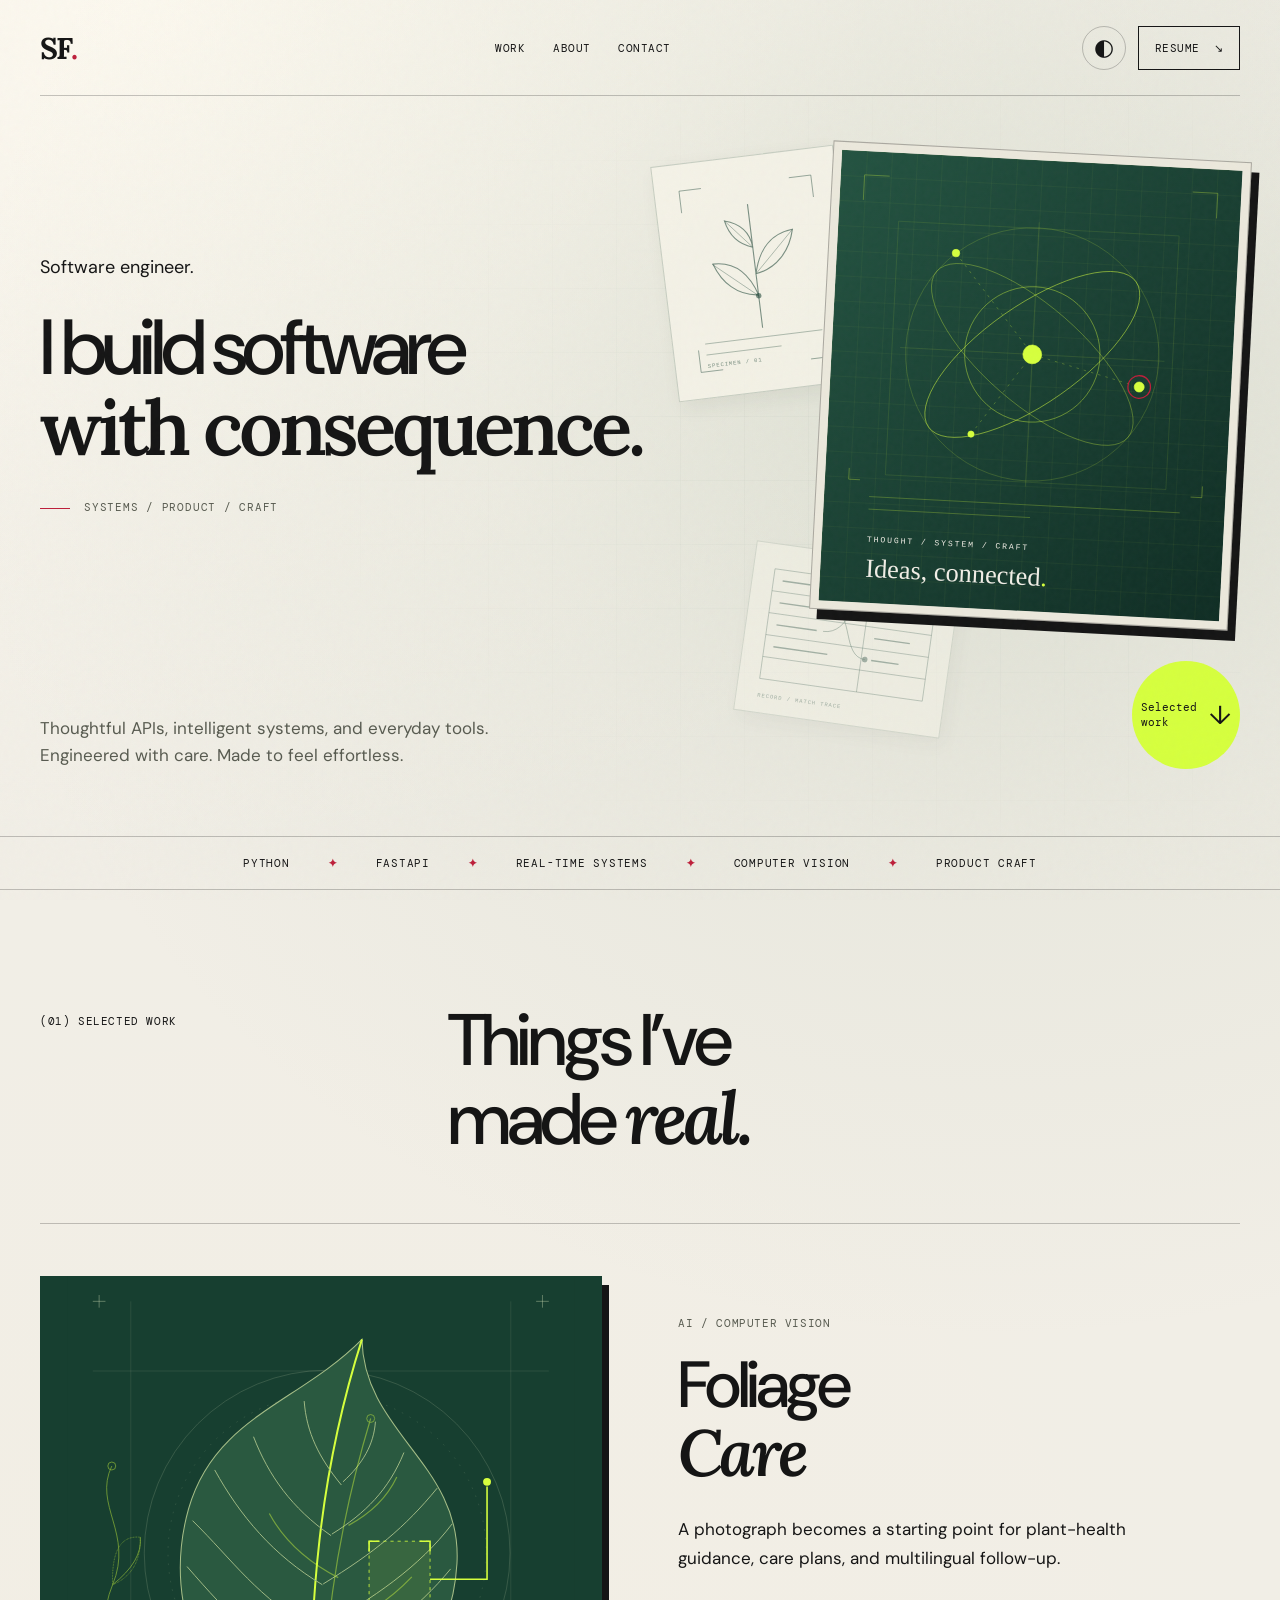
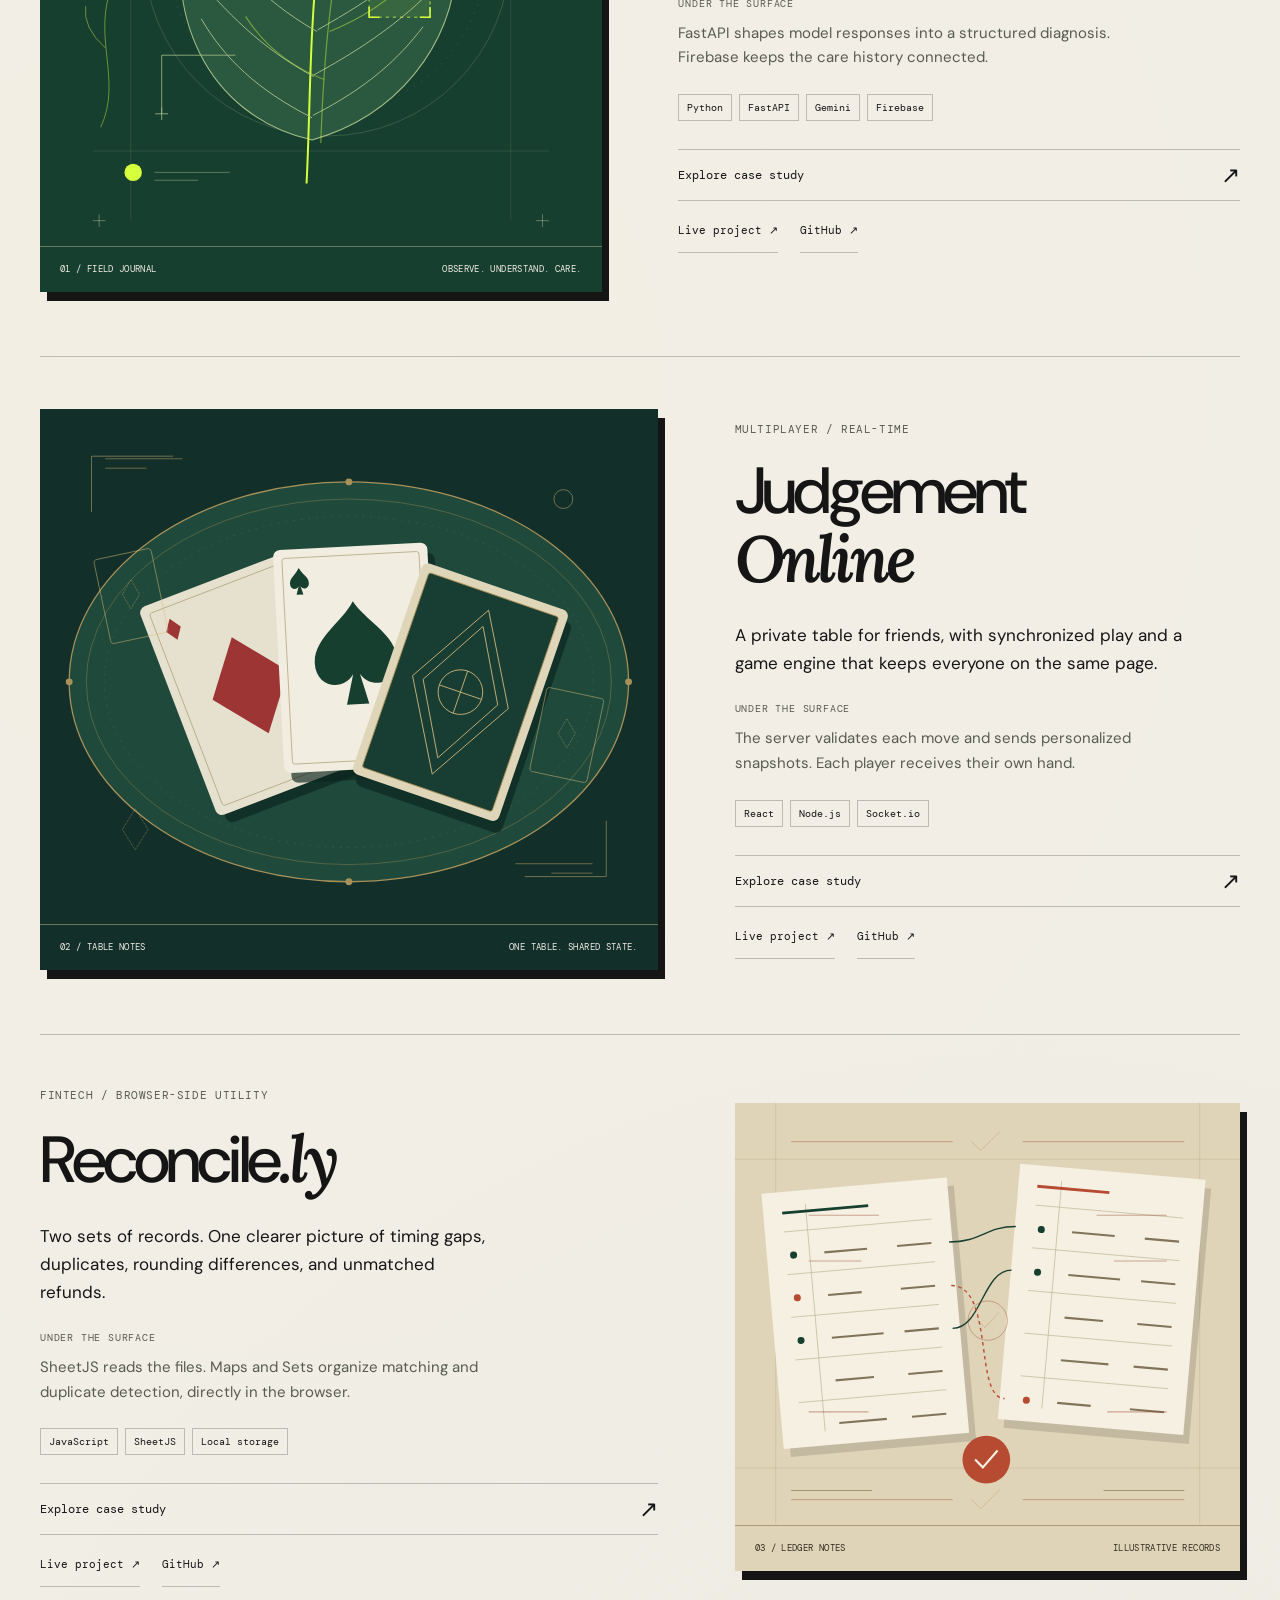
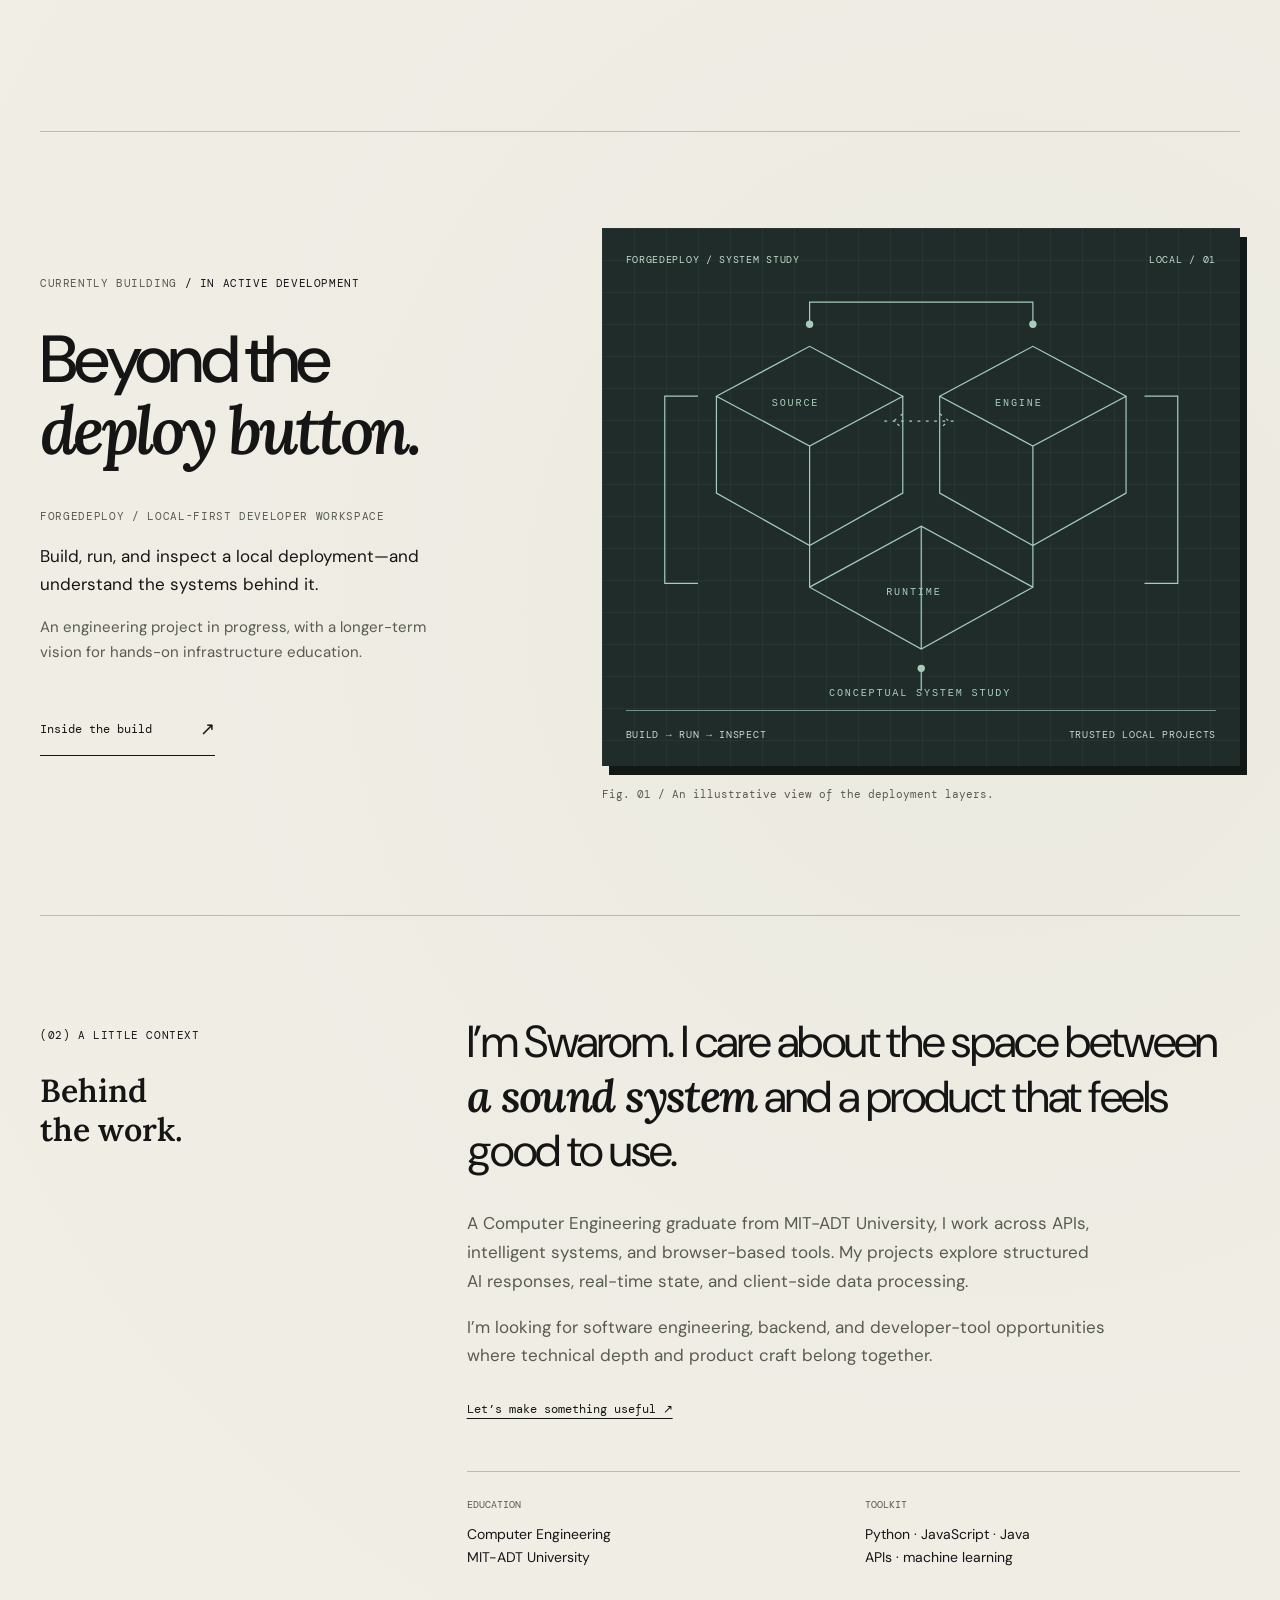
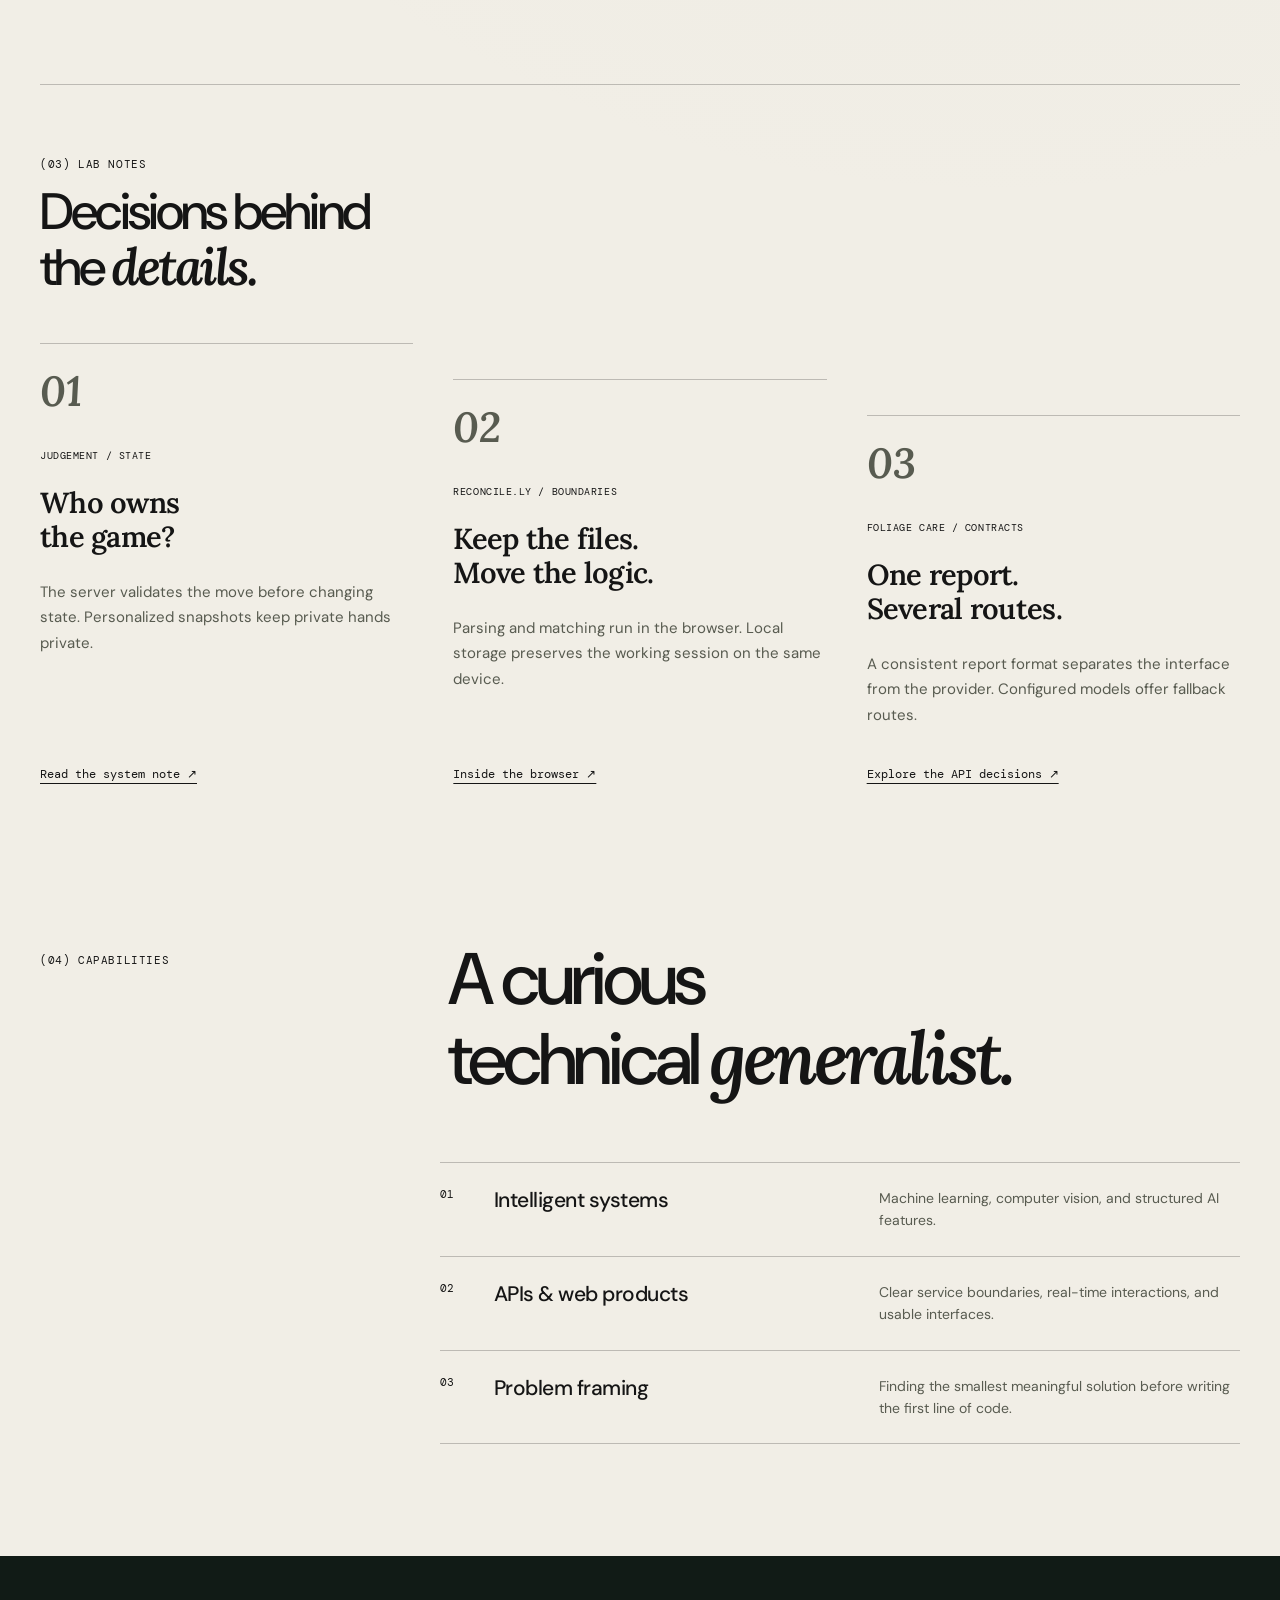
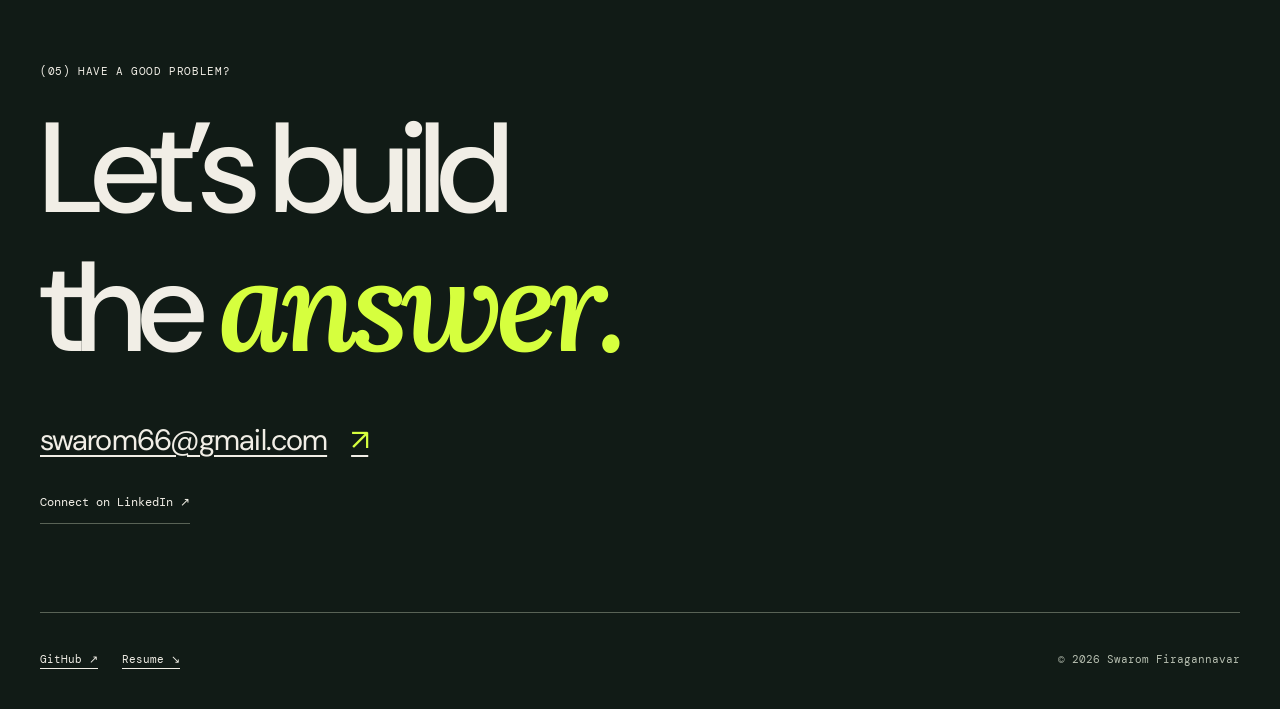
<file: index.html>
<!doctype html>
<html lang="en">
<head>
  <meta charset="UTF-8">
  <meta name="viewport" content="width=device-width, initial-scale=1.0">
  <meta name="description" content="Swarom Firagannavar, software engineer building thoughtful APIs, intelligent systems, and web products with an eye for craft.">
  <title>Swarom Firagannavar — Software Engineer</title>
  <link rel="preconnect" href="https://fonts.googleapis.com">
  <link rel="preconnect" href="https://fonts.gstatic.com" crossorigin>
  <link href="https://fonts.googleapis.com/css2?family=DM+Mono:wght@400;500&family=DM+Sans:opsz,wght@9..40,400;9..40,500;9..40,700&family=Lora:ital,wght@0,600;0,700;1,600&display=swap" rel="stylesheet">
  <link rel="stylesheet" href="styles.css">
  <link rel="stylesheet" href="foliage-case-study.css">
  <link rel="stylesheet" href="project-decks.css">
  <link rel="stylesheet" href="forgedeploy.css">
</head>
<body>
  <a class="skip-link" href="#main">Skip to content</a>
  <div class="grain" aria-hidden="true"></div>
  <div class="cursor-dot" aria-hidden="true"></div><div class="cursor-ring" aria-hidden="true"></div>
  <div class="progress" aria-hidden="true"><span></span></div>
  <header class="nav wrap" id="top">
    <a class="monogram" href="#top" aria-label="Swarom Firagannavar, back to top">SF<span>.</span></a>
    <nav aria-label="Main navigation"><a href="#work">Work</a><a href="#about">About</a><a href="#contact">Contact</a></nav>
    <div class="nav-actions"><button class="theme-toggle" type="button" aria-label="Switch to night mode" aria-pressed="false">◐</button><a class="nav-cta" href="SwaromResume.pdf" download>Resume <span>↘</span></a></div>
  </header>
  <main id="main" tabindex="-1">
    <section class="hero wrap" aria-labelledby="hero-title">
      <div class="hero-atmosphere" aria-hidden="true">
        <div class="hero-sheet hero-sheet--specimen"><svg viewBox="0 0 180 238" fill="none"><path d="M18 20h24m-24 0v24m144-24h-24m24 0v24M18 218h24m-24 0v-24m144 24h-24m24 0v-24" stroke="currentColor" stroke-width=".8"/><path d="M90 43v135m0-36c-23-2-38-18-45-39 23 0 37 13 45 39Zm0-23c23-3 39-20 45-43-24 2-38 16-45 43Zm0-29c-15-5-24-16-27-32 17 5 26 15 27 32Z" stroke="currentColor" stroke-width="1.2"/><path d="M90 143 44 103m46 16 45-43M90 90 63 58M26 188h128m-128 12h82" stroke="currentColor" stroke-width=".6"/><circle cx="90" cy="143" r="3" fill="currentColor"/><text x="26" y="214" fill="currentColor" font-family="monospace" font-size="6" letter-spacing="1">SPECIMEN / 01</text></svg></div>
        <div class="hero-sheet hero-sheet--ledger"><svg viewBox="0 0 206 166" fill="none"><path d="M14 18h178M14 42h178M14 66h178M14 90h178M14 114h178M14 138h178M14 18v120m106-120v120m72-120v120" stroke="currentColor" stroke-width=".7"/><path d="M24 30h49m-49 24h65m-65 24h44m-44 24h59m48-72h36m-36 24h26m-26 24h39m-39 24h30" stroke="currentColor" stroke-width="1.5"/><path d="M83 54c22 0 16 48 41 48m-49-24c30 0 27-48 49-48" stroke="currentColor" stroke-width=".8"/><circle cx="124" cy="102" r="3" fill="currentColor"/><text x="14" y="158" fill="currentColor" font-family="monospace" font-size="6" letter-spacing="1">RECORD / MATCH TRACE</text></svg></div>
      </div>
      <div class="hero-heading"><p class="hero-kicker">Software engineer.</p><h1 id="hero-title">I build software<br><em>with consequence.</em></h1><p class="hero-discipline">SYSTEMS / PRODUCT / CRAFT</p></div>
      <figure class="hero-preview" aria-label="An abstract illustration of connected ideas"><svg class="hero-constellation" viewBox="0 0 640 720" role="img" aria-hidden="true"><defs><pattern id="hero-grid" width="40" height="40" patternUnits="userSpaceOnUse"><path d="M 40 0 L 0 0 0 40" fill="none" stroke="#d6ff3e" stroke-opacity=".12"/></pattern><linearGradient id="hero-field" x1="0" y1="0" x2="1" y2="1"><stop stop-color="#245341"/><stop offset="1" stop-color="#102d24"/></linearGradient></defs><rect width="640" height="720" fill="url(#hero-field)"/><rect width="640" height="720" fill="url(#hero-grid)"/><path d="M38 38h40m-40 0v40m564-40h-40m40 0v40M38 524h18m-18 0v-18m564 18h-18m18 0v-18" fill="none" stroke="#d6ff3e" opacity=".48"/><path d="M96 109h448M96 514h448M96 109v405m448-405v405" fill="none" stroke="#d6ff3e" opacity=".16"/><g fill="none" stroke="#d6ff3e"><circle cx="320" cy="310" r="202" opacity=".27"/><ellipse cx="320" cy="310" rx="202" ry="78" transform="rotate(-38 320 310)" opacity=".75"/><ellipse cx="320" cy="310" rx="202" ry="78" transform="rotate(38 320 310)" opacity=".48"/><circle cx="320" cy="310" r="108" opacity=".64"/><path d="M320 99v422M109 310h422" opacity=".18"/><path d="m190 155 130 155 173 43M229 442l91-132" stroke-dasharray="4 8" opacity=".42"/><circle cx="320" cy="310" r="15" fill="#d6ff3e"/><circle cx="190" cy="155" r="6" fill="#d6ff3e"/><circle cx="493" cy="353" r="8" fill="#d6ff3e"/><circle cx="229" cy="442" r="5" fill="#d6ff3e"/></g><circle cx="493" cy="353" r="18" fill="none" stroke="#bd1f3a" stroke-width="2"/><path d="M72 550H568M72 570H330" stroke="#d6ff3e" opacity=".4"/><text x="72" y="622" fill="#f1eee6" font-family="monospace" font-size="13" letter-spacing="3">THOUGHT / SYSTEM / CRAFT</text><text x="72" y="678" fill="#f1eee6" font-family="serif" font-size="42">Ideas, connected<tspan fill="#d6ff3e">.</tspan></text></svg></figure>
      <div class="hero-bottom"><p>Thoughtful APIs, intelligent systems, and everyday tools.<br> Engineered with care. Made to feel effortless.</p><a class="round-link" href="#work"><span>Selected<br>work</span><b aria-hidden="true">↓</b></a></div>
    </section>
    <div class="marquee" aria-label="Focus: Python, FastAPI, real-time systems, computer vision, product craft"><div aria-hidden="true">PYTHON <b>✦</b> FASTAPI <b>✦</b> REAL-TIME SYSTEMS <b>✦</b> COMPUTER VISION <b>✦</b> PRODUCT CRAFT</div></div>
    <section class="work wrap" id="work" aria-labelledby="work-title">
      <div class="section-head"><p>(01) Selected work</p><h2 id="work-title">Things I’ve<br>made <em>real.</em></h2></div>
      <article class="project project-feature" data-project="foliage" aria-labelledby="foliage-title">
        <figure class="project-poster poster-foliage"><div class="poster-art"><img src="Images/poster-foliage.svg" width="640" height="720" alt="Botanical specimen with branching veins and a highlighted region" loading="lazy"></div><figcaption><span>01 / FIELD JOURNAL</span><span>OBSERVE. UNDERSTAND. CARE.</span></figcaption></figure>
        <div class="project-copy"><p class="eyebrow">AI / COMPUTER VISION</p><h3 id="foliage-title">Foliage<br><em>Care</em></h3><p>A photograph becomes a starting point for plant-health guidance, care plans, and multilingual follow-up.</p><p class="engineering-note"><span>UNDER THE SURFACE</span>FastAPI shapes model responses into a structured diagnosis. Firebase keeps the care history connected.</p><div class="tags"><span>Python</span><span>FastAPI</span><span>Gemini</span><span>Firebase</span></div><div class="project-actions"><a class="project-open" href="?project=foliage&amp;slide=1#work">Explore case study <span aria-hidden="true">↗</span></a><a href="https://foliagecare.netlify.app/start" target="_blank" rel="noreferrer">Live project ↗</a><a href="https://github.com/SlanderDome/Foliage_Care" target="_blank" rel="noreferrer">GitHub ↗</a></div></div>
      </article>
      <article class="project project-card" data-project="judgement" aria-labelledby="judgement-title">
        <figure class="project-poster poster-judgement"><div class="poster-art"><img src="Images/poster-judgement.svg" width="720" height="600" alt="A fan of illustrated playing cards on a green felt table with gold detailing" loading="lazy"></div><figcaption><span>02 / TABLE NOTES</span><span>ONE TABLE. SHARED STATE.</span></figcaption></figure>
        <div class="project-copy"><p class="eyebrow">MULTIPLAYER / REAL-TIME</p><h3 id="judgement-title">Judgement<br><em>Online</em></h3><p>A private table for friends, with synchronized play and a game engine that keeps everyone on the same page.</p><p class="engineering-note"><span>UNDER THE SURFACE</span>The server validates each move and sends personalized snapshots. Each player receives their own hand.</p><div class="tags"><span>React</span><span>Node.js</span><span>Socket.io</span></div><div class="project-actions"><a class="project-open" href="?project=judgement&amp;slide=1#work">Explore case study <span aria-hidden="true">↗</span></a><a href="https://judgement-production-893f3c78.up.railway.app/" target="_blank" rel="noreferrer">Live project ↗</a><a href="https://github.com/SlanderDome/Judgement" target="_blank" rel="noreferrer">GitHub ↗</a></div></div>
      </article>
      <article class="project project-card reconcile-card" data-project="reconcile" aria-labelledby="reconcile-title">
        <figure class="project-poster poster-reconcile"><div class="poster-art"><img src="Images/poster-reconcile.svg" width="720" height="600" alt="Two illustrated ledger sheets linked by matching and unmatched transaction paths" loading="lazy"></div><figcaption><span>03 / LEDGER NOTES</span><span>ILLUSTRATIVE RECORDS</span></figcaption></figure>
        <div class="project-copy"><p class="eyebrow">FINTECH / BROWSER-SIDE UTILITY</p><h3 id="reconcile-title">Reconcile<em>.ly</em></h3><p>Two sets of records. One clearer picture of timing gaps, duplicates, rounding differences, and unmatched refunds.</p><p class="engineering-note"><span>UNDER THE SURFACE</span>SheetJS reads the files. Maps and Sets organize matching and duplicate detection, directly in the browser.</p><div class="tags"><span>JavaScript</span><span>SheetJS</span><span>Local storage</span></div><div class="project-actions"><a class="project-open" href="?project=reconcile&amp;slide=1#work">Explore case study <span aria-hidden="true">↗</span></a><a href="https://reconcilely.netlify.app/" target="_blank" rel="noreferrer">Live project ↗</a><a href="https://github.com/SlanderDome/Reconcile" target="_blank" rel="noreferrer">GitHub ↗</a></div></div>
      </article>
    </section>
    <section class="building wrap" id="building" aria-labelledby="building-title">
      <div class="building-intro"><p class="eyebrow">CURRENTLY BUILDING <span> / IN ACTIVE DEVELOPMENT</span></p><h2 id="building-title">Beyond the<br><em>deploy button.</em></h2><p class="building-name">FORGEDEPLOY / LOCAL-FIRST DEVELOPER WORKSPACE</p><p>Build, run, and inspect a local deployment—and understand the systems behind it.</p><p class="building-note">An engineering project in progress, with a longer-term vision for hands-on infrastructure education.</p><a class="building-link" href="?project=forgedeploy&amp;slide=1#building">Inside the build <span aria-hidden="true">↗</span></a></div>
      <figure class="building-figure"><div class="building-art"><div class="building-art-top"><span>FORGEDEPLOY / SYSTEM STUDY</span><span>LOCAL / 01</span></div><svg viewBox="0 0 640 480" role="img" aria-label="Conceptual wireframe showing a deployment moving from source to engine to local container"><g class="building-wire" fill="none" stroke="currentColor" stroke-width="1.3"><path d="M98 140l101-54 101 54-101 54-101-54Zm0 0v105l101 57 101-57V140M199 194v108M340 140l101-54 101 54-101 54-101-54Zm0 0v105l101 57 101-57V140M441 194v108"/><path d="M199 302v45l121 67 121-67v-45M199 347l121-66 121 66M320 281v133"/><path class="building-trace" d="M199 62V38h242v24M78 343H42V140h36M562 140h36v203h-36M320 435v24"/><path d="M280 167h80M300 159l-10 8 10 8M340 159l10 8-10 8" stroke-dasharray="3 6"/></g><g fill="currentColor"><circle cx="199" cy="62" r="4"/><circle cx="441" cy="62" r="4"/><circle cx="320" cy="435" r="4"/></g><g fill="currentColor" font-family="monospace" font-size="11" letter-spacing="2"><text x="158" y="151">SOURCE</text><text x="400" y="151">ENGINE</text><text x="282" y="356">RUNTIME</text><text x="220" y="465">CONCEPTUAL SYSTEM STUDY</text></g></svg><div class="building-art-bottom"><span>BUILD → RUN → INSPECT</span><span>TRUSTED LOCAL PROJECTS</span></div></div><figcaption>Fig. 01 / An illustrative view of the deployment layers.</figcaption></figure>
    </section>
    <section class="about wrap" id="about" aria-labelledby="about-title"><div class="about-label"><p class="eyebrow">(02) A little context</p><h2 id="about-title">Behind<br>the work.</h2></div><div class="about-copy"><p>I’m Swarom. I care about the space between <em>a sound system</em> and a product that feels good to use.</p><p class="secondary">A Computer Engineering graduate from MIT-ADT University, I work across APIs, intelligent systems, and browser-based tools. My projects explore structured AI responses, real-time state, and client-side data processing.</p><p class="secondary">I’m looking for software engineering, backend, and developer-tool opportunities where technical depth and product craft belong together.</p><a class="text-link" href="mailto:swarom66@gmail.com">Let’s make something useful ↗</a><dl class="about-facts"><div><dt>EDUCATION</dt><dd>Computer Engineering<br>MIT-ADT University</dd></div><div><dt>TOOLKIT</dt><dd>Python · JavaScript · Java<br>APIs · machine learning</dd></div></dl></div></section>
    <section class="lab wrap" id="lab" aria-labelledby="lab-title"><div class="lab-head"><div><p class="eyebrow">(03) Lab notes</p><h2 id="lab-title">Decisions behind<br>the <em>details.</em></h2></div></div><div class="lab-rail">
      <article class="lab-note"><span class="note-number">01</span><p class="eyebrow">JUDGEMENT / STATE</p><h3>Who owns<br>the game?</h3><p>The server validates the move before changing state. Personalized snapshots keep private hands private.</p><a class="text-link" href="?project=judgement&amp;slide=5#lab">Read the system note ↗</a></article>
      <article class="lab-note"><span class="note-number">02</span><p class="eyebrow">RECONCILE.LY / BOUNDARIES</p><h3>Keep the files.<br>Move the logic.</h3><p>Parsing and matching run in the browser. Local storage preserves the working session on the same device.</p><a class="text-link" href="?project=reconcile&amp;slide=5#lab">Inside the browser ↗</a></article>
      <article class="lab-note"><span class="note-number">03</span><p class="eyebrow">FOLIAGE CARE / CONTRACTS</p><h3>One report.<br>Several routes.</h3><p>A consistent report format separates the interface from the provider. Configured models offer fallback routes.</p><a class="text-link" href="?project=foliage&amp;slide=6#lab">Explore the API decisions ↗</a></article>
    </div></section>
    <section class="capabilities wrap"><div class="section-head"><p>(04) Capabilities</p><h2>A curious<br>technical <em>generalist.</em></h2></div><div class="skill-list"><div><span>01</span><h3>Intelligent systems</h3><p>Machine learning, computer vision, and structured AI features.</p></div><div><span>02</span><h3>APIs & web products</h3><p>Clear service boundaries, real-time interactions, and usable interfaces.</p></div><div><span>03</span><h3>Problem framing</h3><p>Finding the smallest meaningful solution before writing the first line of code.</p></div></div></section>
    <section class="contact" id="contact"><div class="wrap"><p class="eyebrow">(05) Have a good problem?</p><h2>Let’s build<br>the <em>answer.</em></h2><a class="mail-link" href="mailto:swarom66@gmail.com">swarom66@gmail.com <span>↗</span></a><a class="contact-linkedin" href="https://www.linkedin.com/in/swarom-firagannavar-152906248/" target="_blank" rel="noreferrer">Connect on LinkedIn ↗</a><div class="contact-foot"><a href="https://github.com/SlanderDome" target="_blank" rel="noreferrer">GitHub ↗</a><a href="SwaromResume.pdf" download>Resume ↘</a><p>© 2026 Swarom Firagannavar</p></div></div></section>
  </main>
  <dialog class="case-study" id="caseStudy"><button class="case-close" type="button" aria-label="Close case file">×</button><div class="case-content"></div></dialog>
  <script src="project-decks.js"></script>
  <script src="forgedeploy.js"></script>
  <script src="foliage-case-study.js"></script>
  <script src="script.js"></script>
  <script src="project-scenes.js"></script>
</body>
</html>
</file>
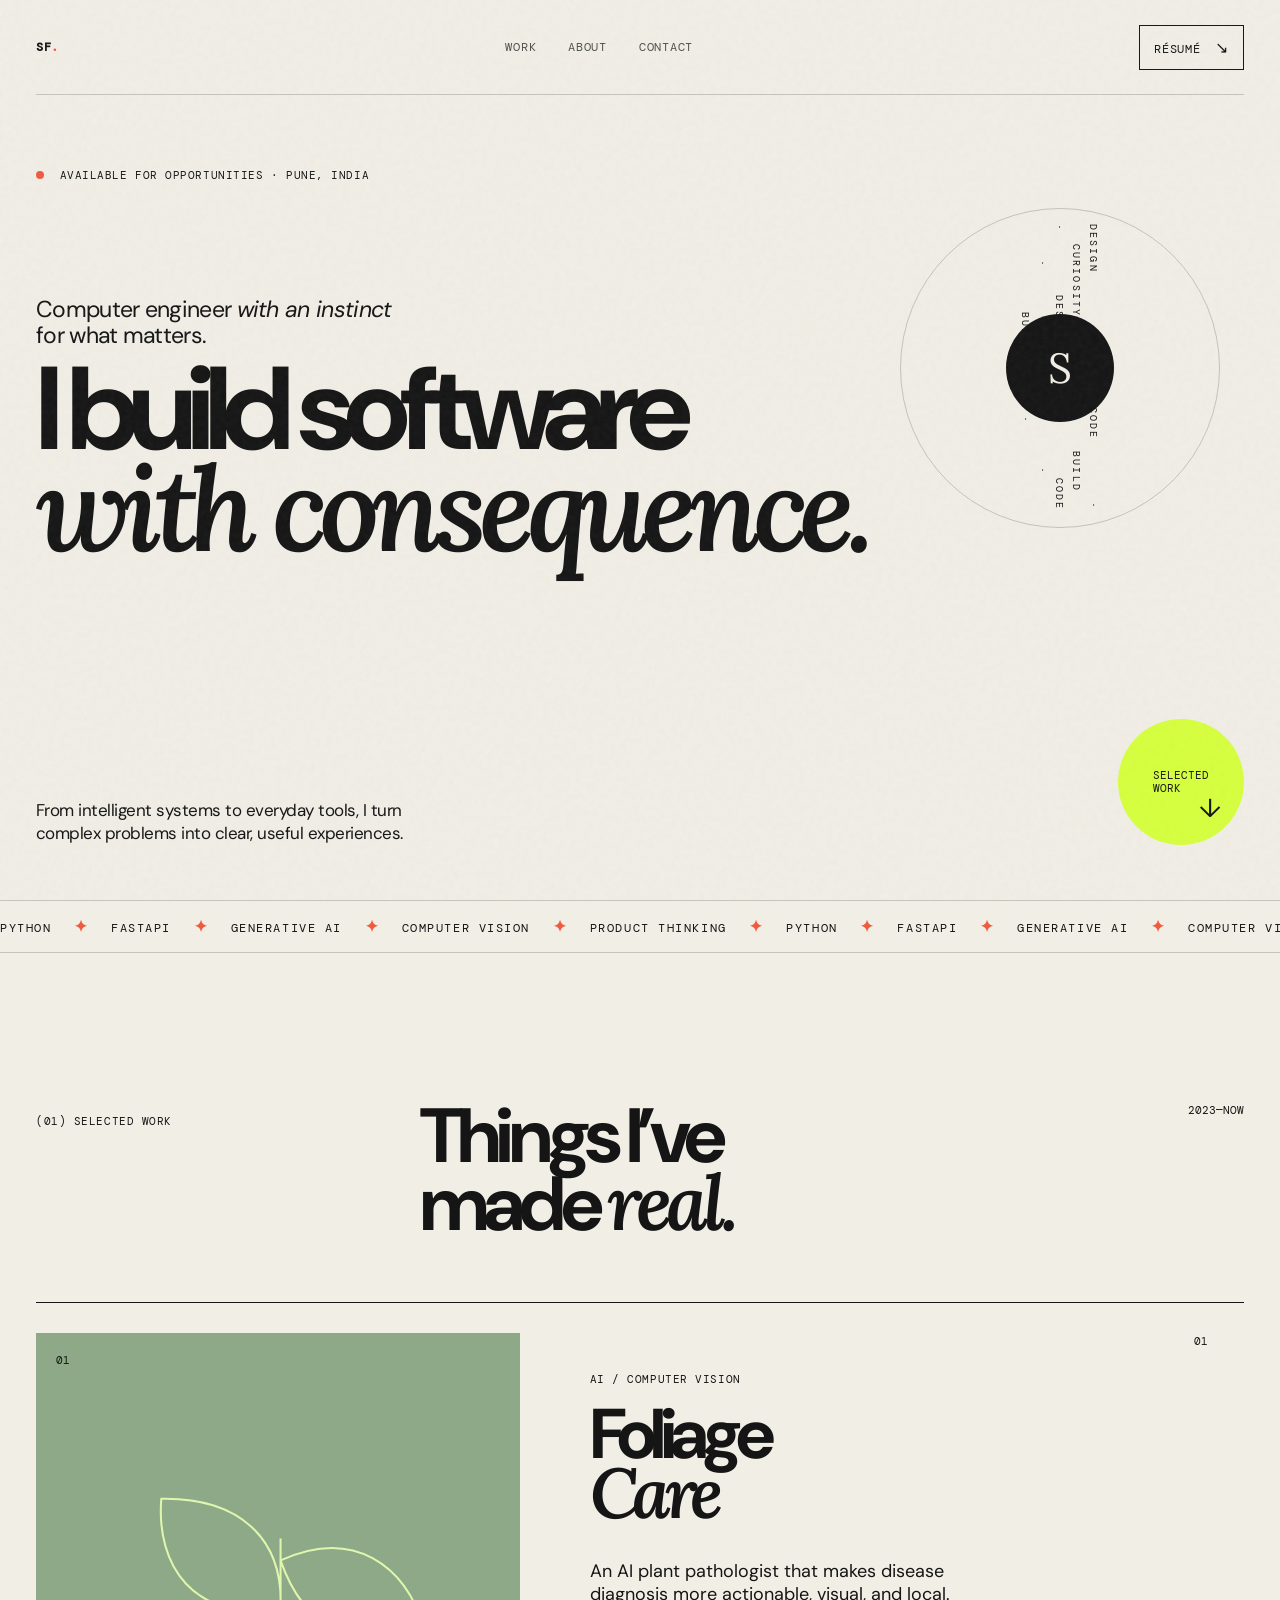
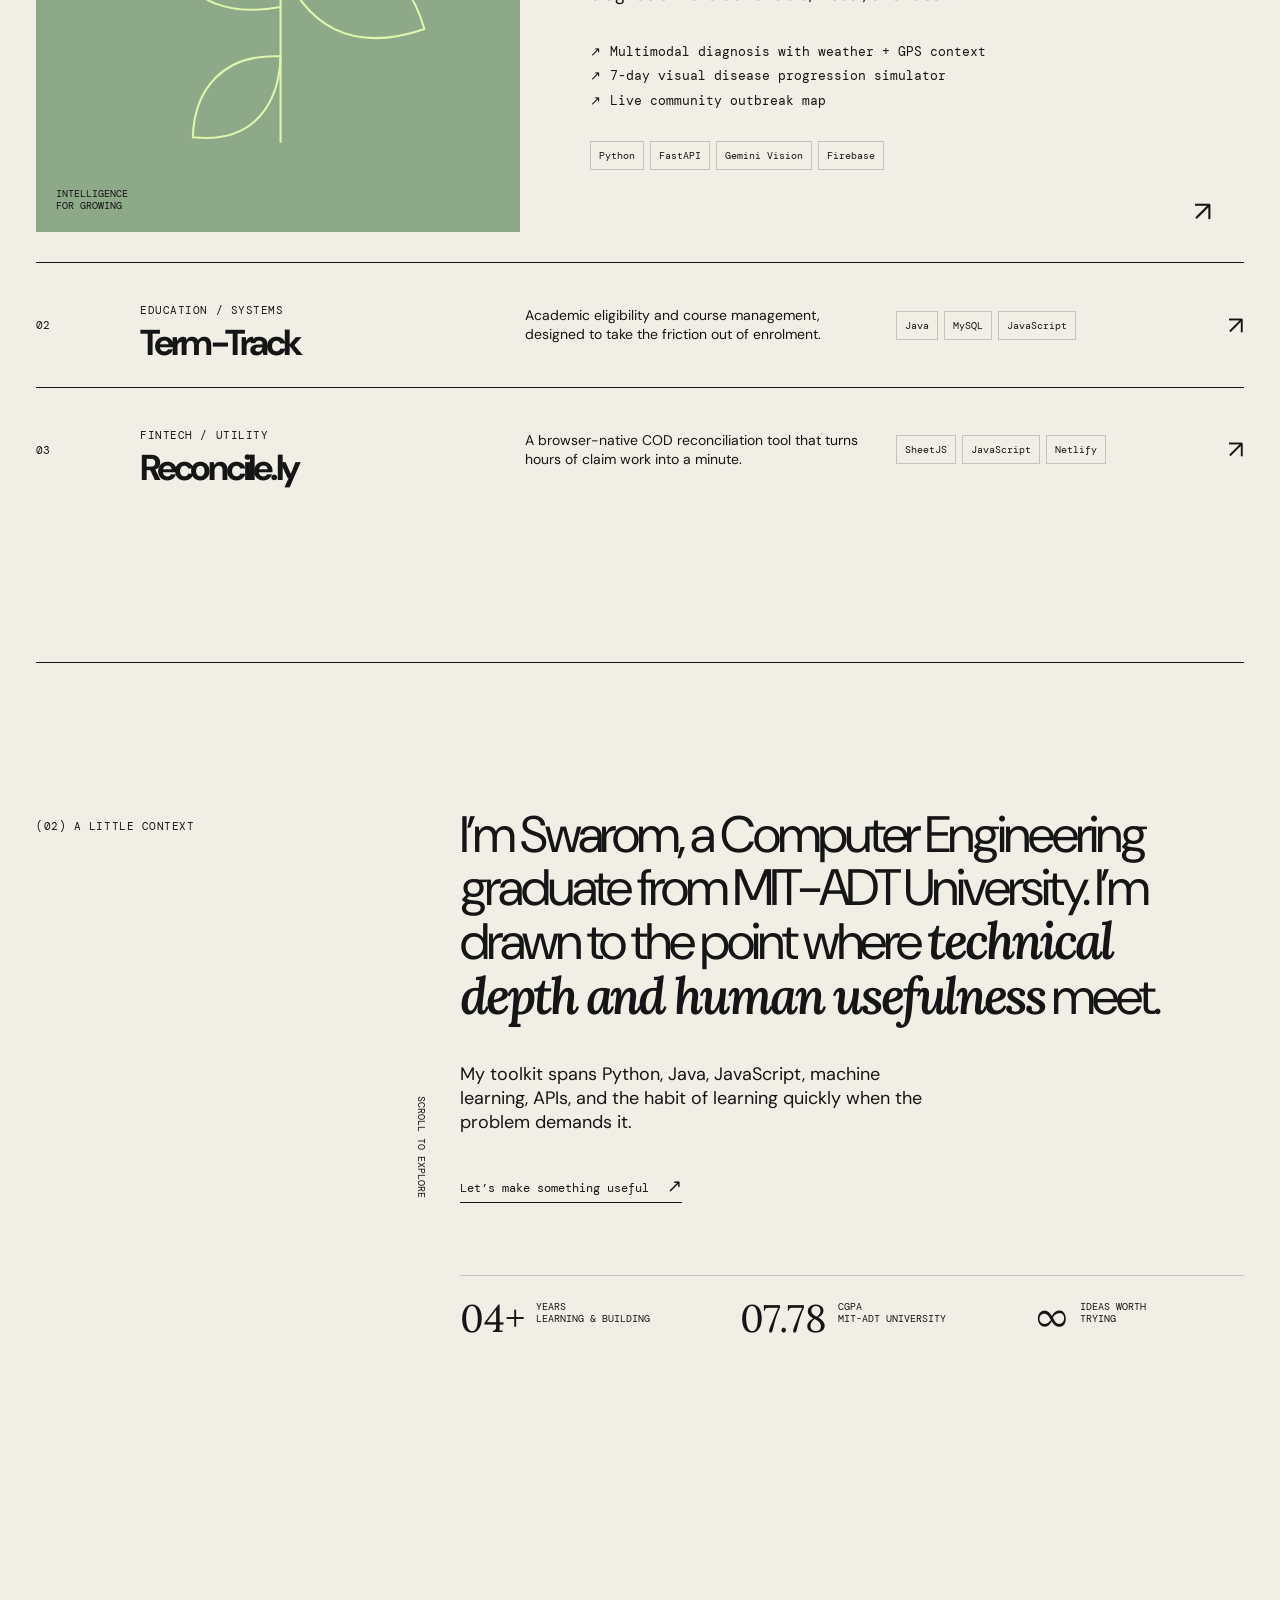
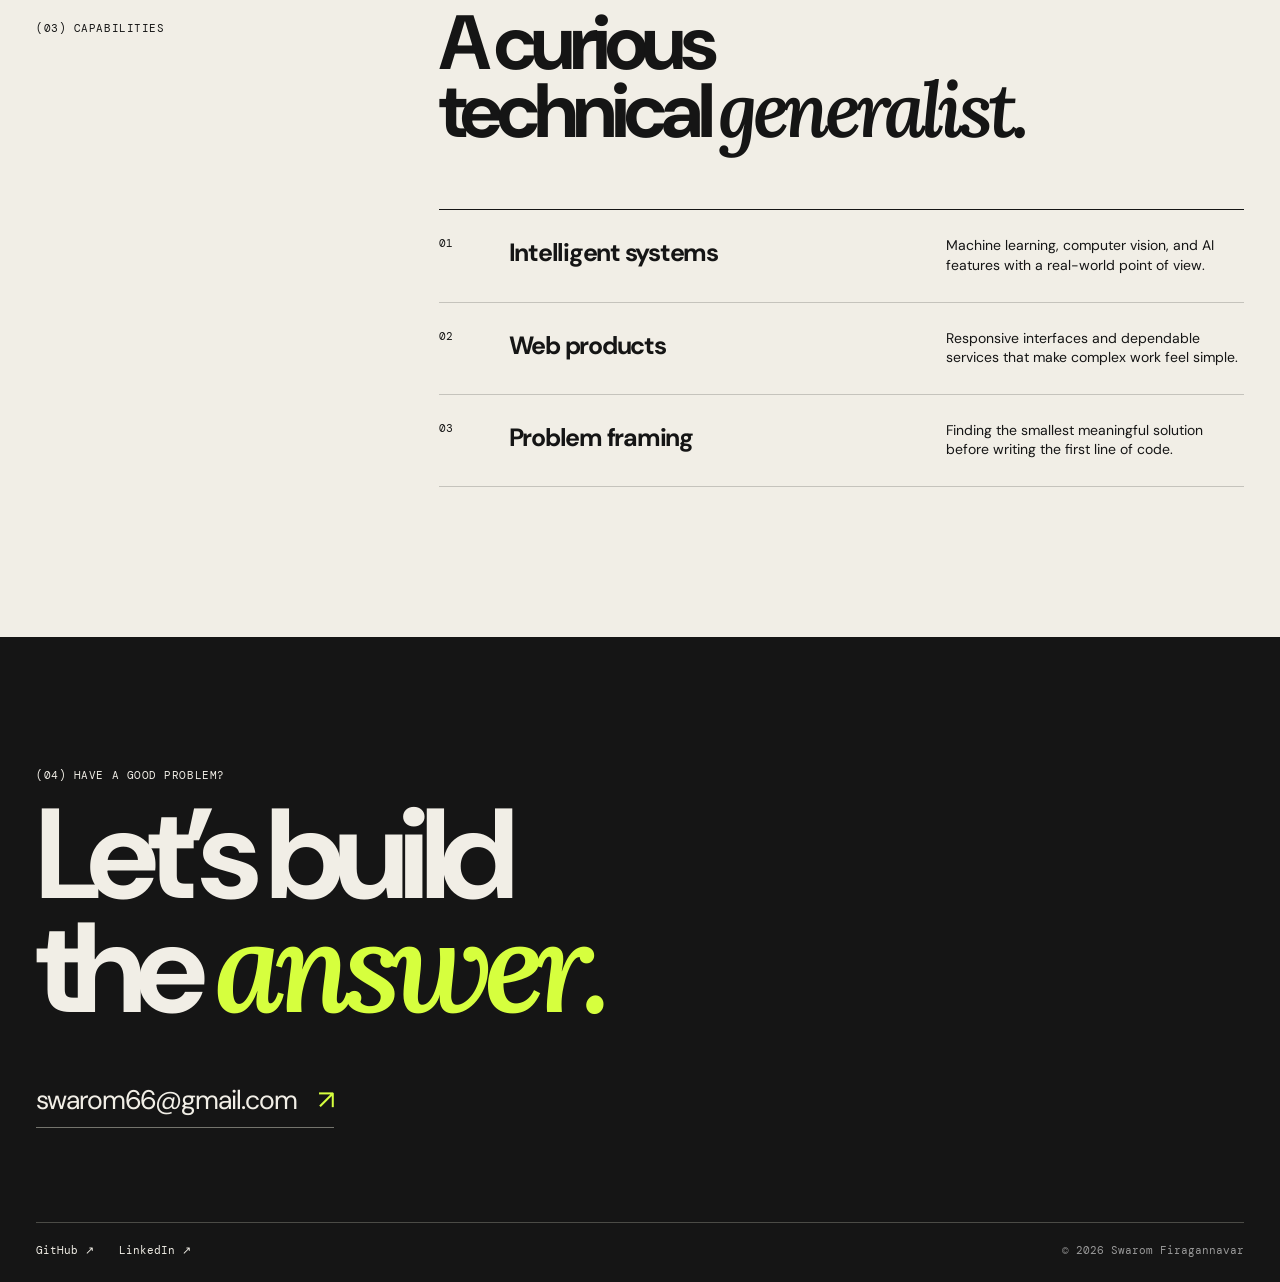
<file: copy/index.html>
<!doctype html>
<html lang="en">
<head>
  <meta charset="UTF-8">
  <meta name="viewport" content="width=device-width, initial-scale=1.0">
  <meta name="description" content="Swarom Firagannavar — computer engineer building useful, intelligent software.">
  <title>Swarom Firagannavar — Software Engineer</title>
  <link rel="preconnect" href="https://fonts.googleapis.com">
  <link rel="preconnect" href="https://fonts.gstatic.com" crossorigin>
  <link href="https://fonts.googleapis.com/css2?family=DM+Mono:wght@400;500&family=DM+Sans:opsz,wght@9..40,400;9..40,500;9..40,700&family=Lora:ital,wght@0,600;0,700;1,600&display=swap" rel="stylesheet">
  <link rel="stylesheet" href="styles.css">
</head>
<body>
  <div class="grain" aria-hidden="true"></div>
  <div class="progress" aria-hidden="true"><span></span></div>
  <header class="nav wrap"><a class="monogram" href="#top" aria-label="Back to top">SF<span>.</span></a><nav aria-label="Main navigation"><a href="#work">Work</a><a href="#about">About</a><a href="#contact">Contact</a></nav><a class="nav-cta" href="SwaromResume.pdf" download>Résumé <span>↘</span></a></header>
  <main id="top">
    <section class="hero wrap">
      <div class="hero-meta reveal"><span class="pulse"></span> Available for opportunities · Pune, India</div>
      <p class="hero-kicker reveal">Computer engineer <i>with an instinct</i><br>for what matters.</p>
      <h1 class="reveal">I build software<br><em>with consequence.</em></h1>
      <div class="hero-bottom reveal"><p>From intelligent systems to everyday tools, I turn complex problems into clear, useful experiences.</p><a class="round-link" href="#work" aria-label="See selected work"><span>Selected<br>work</span><b>↓</b></a></div>
      <div class="orbit" aria-hidden="true"><span>DESIGN · CODE · CURIOSITY · BUILD · DESIGN · CODE · CURIOSITY · BUILD · </span><div class="orbit-core">S</div></div>
    </section>
    <section class="marquee" aria-label="Skills"><div>PYTHON <b>✦</b> FASTAPI <b>✦</b> GENERATIVE AI <b>✦</b> COMPUTER VISION <b>✦</b> PRODUCT THINKING <b>✦</b> PYTHON <b>✦</b> FASTAPI <b>✦</b> GENERATIVE AI <b>✦</b> COMPUTER VISION <b>✦</b> PRODUCT THINKING <b>✦</b></div></section>
    <section class="work wrap" id="work">
      <div class="section-head reveal"><p>(01) Selected work</p><h2>Things I’ve<br>made <em>real.</em></h2><span>2023—NOW</span></div>
      <article class="project project-feature reveal"><div class="project-mark plant-mark"><span>01</span><svg viewBox="0 0 300 300" aria-hidden="true"><path d="M150 265V116M150 166c-64 12-91-31-87-79 57-1 89 29 87 79ZM150 132c53-24 91 3 105 50-52 18-88-1-105-50Z"/><path d="M150 202c-42-2-63 24-64 59 45 5 63-25 64-59Z"/></svg><small>Intelligence<br>for growing</small></div><div class="project-copy"><div><p class="eyebrow">AI / COMPUTER VISION</p><h3>Foliage<br><em>Care</em></h3></div><p class="project-description">An AI plant pathologist that makes disease diagnosis more actionable, visual, and local.</p><ul><li>Multimodal diagnosis with weather + GPS context</li><li>7-day visual disease progression simulator</li><li>Live community outbreak map</li></ul><div class="tags"><span>Python</span><span>FastAPI</span><span>Gemini Vision</span><span>Firebase</span></div></div><div class="project-index">01 <span>↗</span></div></article>
      <article class="project project-compact reveal"><div class="project-number">02</div><div><p class="eyebrow">EDUCATION / SYSTEMS</p><h3>Term-Track</h3></div><p>Academic eligibility and course management, designed to take the friction out of enrolment.</p><div class="tags"><span>Java</span><span>MySQL</span><span>JavaScript</span></div><span class="arrow">↗</span></article>
      <article class="project project-compact reveal"><div class="project-number">03</div><div><p class="eyebrow">FINTECH / UTILITY</p><h3>Reconcile.ly</h3></div><p>A browser-native COD reconciliation tool that turns hours of claim work into a minute.</p><div class="tags"><span>SheetJS</span><span>JavaScript</span><span>Netlify</span></div><span class="arrow">↗</span></article>
    </section>
    <section class="about wrap" id="about"><div class="about-label reveal"><p>(02) A little context</p><span>SCROLL TO EXPLORE</span></div><div class="about-copy reveal"><p>I’m Swarom, a Computer Engineering graduate from MIT-ADT University. I’m drawn to the point where <em>technical depth and human usefulness</em> meet.</p><p class="secondary">My toolkit spans Python, Java, JavaScript, machine learning, APIs, and the habit of learning quickly when the problem demands it.</p><a class="text-link" href="mailto:swarom66@gmail.com">Let’s make something useful <span>↗</span></a></div><aside class="stats reveal"><div><strong>04+</strong><span>years<br>learning & building</span></div><div><strong>07.78</strong><span>CGPA<br>MIT-ADT University</span></div><div><strong>∞</strong><span>ideas worth<br>trying</span></div></aside></section>
    <section class="capabilities wrap"><div class="section-head reveal"><p>(03) Capabilities</p><h2>A curious<br>technical <em>generalist.</em></h2></div><div class="skill-list reveal"><div><span>01</span><h3>Intelligent systems</h3><p>Machine learning, computer vision, and AI features with a real-world point of view.</p></div><div><span>02</span><h3>Web products</h3><p>Responsive interfaces and dependable services that make complex work feel simple.</p></div><div><span>03</span><h3>Problem framing</h3><p>Finding the smallest meaningful solution before writing the first line of code.</p></div></div></section>
    <section class="contact" id="contact"><div class="wrap reveal"><p class="eyebrow">(04) Have a good problem?</p><h2>Let’s build<br>the <em>answer.</em></h2><a class="mail-link" href="mailto:swarom66@gmail.com">swarom66@gmail.com <span>↗</span></a><div class="contact-foot"><a href="https://github.com/SlanderDome" target="_blank" rel="noreferrer">GitHub ↗</a><a href="https://linkedin.com/in/your-linkedin" target="_blank" rel="noreferrer">LinkedIn ↗</a><p>© 2026 Swarom Firagannavar</p></div></div></section>
  </main><script src="script.js"></script>
</body></html>
</file>
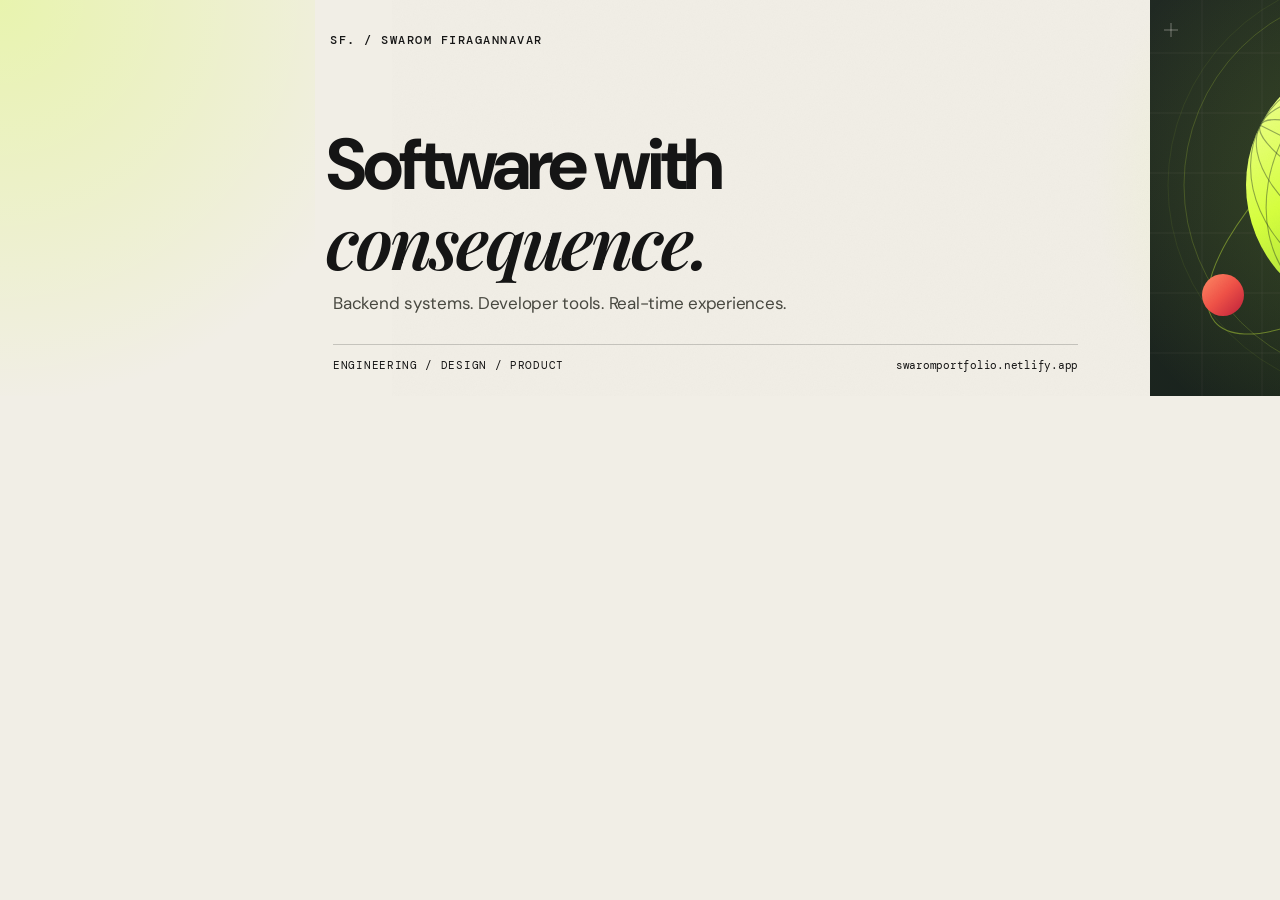
<file: Images/linkedin-banner.html>
<!doctype html>
<html lang="en">
<head>
  <meta charset="utf-8">
  <meta name="viewport" content="width=1584, initial-scale=1">
  <title>Swarom Firagannavar — LinkedIn banner artwork</title>
  <link href="https://fonts.googleapis.com/css2?family=DM+Mono:wght@400;500&family=DM+Sans:wght@400;500;600;700&family=Playfair+Display:ital,wght@1,600&display=swap" rel="stylesheet">
  <style>
    * { box-sizing: border-box; }
    html, body { margin: 0; width: 1584px; height: 396px; overflow: hidden; }
    body { background: #f1eee6; color: #151515; font-family: 'DM Sans', sans-serif; }
    .banner { position: relative; width: 1584px; height: 396px; overflow: hidden; }
    .art { position: absolute; top: -117px; right: -8px; width: 1200px; height: 630px; }
    header { position: absolute; top: 32px; left: 330px; right: 34px; display: flex; align-items: center; }
    .monogram { font-size: 32px; font-weight: 700; letter-spacing: -3px; }
    .monogram span { color: #bd1f3a; }
    .identity { margin-left: 22px; padding-left: 22px; border-left: 1px solid #15151544; }
    .name { font-size: 18px; font-weight: 600; letter-spacing: -.5px; }
    .role { margin-top: 5px; font: 9px 'DM Mono', monospace; letter-spacing: 1.8px; text-transform: uppercase; }
    .name-label { font: 500 12px 'DM Mono', monospace; letter-spacing: 1.5px; }
    .kicker { position: absolute; left: 333px; top: 110px; margin: 0; font: 9px 'DM Mono', monospace; letter-spacing: 2px; text-transform: uppercase; }
    .kicker::before { content: ''; display: inline-block; width: 7px; height: 7px; background: #bd1f3a; border-radius: 50%; margin-right: 10px; }
    h1 { position: absolute; left: 326px; top: 128px; margin: 0; font-size: 72px; line-height: 1.04; letter-spacing: -4px; font-weight: 700; }
    h1 em { font-family: 'Playfair Display', serif; font-weight: 600; letter-spacing: -3px; }
    .intro { position: absolute; top: 291px; left: 333px; margin: 0; font-size: 17px; line-height: 1.5; letter-spacing: -.25px; color: #484840; }
    .intro br { display: none; }
    footer { position: absolute; left: 333px; bottom: 24px; width: 745px; border-top: 1px solid #15151533; padding-top: 13px; display: flex; justify-content: space-between; align-items: center; font: 11px 'DM Mono', monospace; letter-spacing: .7px; }
    .disciplines { display: flex; gap: 15px; align-items: center; }
    .disciplines b { color: #bd1f3a; font-size: 13px; font-weight: 400; }
    .web { font-size: 11px; letter-spacing: -.25px; }
    .art-label { position: absolute; bottom: 26px; right: 28px; width: 370px; display: flex; justify-content: space-between; font: 8px 'DM Mono', monospace; color: #f1eee6a8; letter-spacing: 1.3px; }
    .banner::after { content: ''; position: absolute; left: 0; top: 0; width: 315px; height: 396px; background: radial-gradient(circle at 0% 0%, #d6ff3e55, transparent 80%); pointer-events: none; }
  </style>
</head>
<body>
  <main class="banner" aria-label="SF. / SWAROM FIRAGANNAVAR. Software with consequence. Backend systems. Developer tools. Real-time experiences.">
    <svg class="art" viewBox="0 0 1200 630" xmlns="http://www.w3.org/2000/svg" aria-hidden="true">
      <defs>
        <linearGradient id="panel" x1="0" y1="0" x2="1" y2="1"><stop stop-color="#222b24"/><stop offset="1" stop-color="#101a16"/></linearGradient>
        <radialGradient id="glow"><stop stop-color="#a0cf4c" stop-opacity=".22"/><stop offset="1" stop-color="#d6ff3e" stop-opacity="0"/></radialGradient>
        <linearGradient id="orb" x1=".15" y1="0" x2=".85" y2="1"><stop stop-color="#f1ff9b"/><stop offset=".38" stop-color="#d6ff3e"/><stop offset=".75" stop-color="#9bd139"/><stop offset="1" stop-color="#568332"/></linearGradient>
        <linearGradient id="red" x1="0" y1="0" x2="1" y2="1"><stop stop-color="#ff8b65"/><stop offset=".5" stop-color="#ef5147"/><stop offset="1" stop-color="#bd1f3a"/></linearGradient>
        <clipPath id="orbClip"><circle cx="986" cy="302" r="132"/></clipPath>
        <filter id="grain"><feTurbulence type="fractalNoise" baseFrequency=".76" numOctaves="3" stitchTiles="stitch"/><feColorMatrix type="saturate" values="0"/></filter>
      </defs>
      <path d="M758 0H1200V630H758Z" fill="url(#panel)"/>
      <circle cx="992" cy="299" r="290" fill="url(#glow)"/>
      <g stroke="#f1eee6" stroke-opacity=".055" stroke-width="1">
        <path d="M810 0V630M870 0V630M930 0V630M990 0V630M1050 0V630M1110 0V630M1170 0V630"/>
        <path d="M758 110H1200M758 170H1200M758 230H1200M758 290H1200M758 350H1200M758 410H1200M758 470H1200M758 530H1200"/>
      </g>
      <g fill="none" stroke="#d6ff3e">
        <circle cx="986" cy="302" r="194" stroke-opacity=".18"/>
        <circle cx="986" cy="302" r="210" stroke-opacity=".07"/>
        <ellipse cx="986" cy="302" rx="213" ry="77" transform="rotate(-40 986 302)" stroke-opacity=".4"/>
      </g>
      <circle cx="986" cy="302" r="132" fill="url(#orb)"/>
      <g clip-path="url(#orbClip)" fill="none" stroke="#253b25" stroke-opacity=".43" stroke-width="1.1">
        <ellipse cx="986" cy="302" rx="30" ry="132" transform="rotate(27 986 302)"/>
        <ellipse cx="986" cy="302" rx="67" ry="132" transform="rotate(27 986 302)"/>
        <ellipse cx="986" cy="302" rx="106" ry="132" transform="rotate(27 986 302)"/>
        <ellipse cx="986" cy="302" rx="132" ry="29" transform="rotate(27 986 302)"/>
        <ellipse cx="986" cy="302" rx="132" ry="69" transform="rotate(27 986 302)"/>
        <ellipse cx="986" cy="302" rx="132" ry="108" transform="rotate(27 986 302)"/>
        <path d="M850 233L1122 371M1054 165L918 439"/>
      </g>
      <ellipse cx="986" cy="302" rx="218" ry="68" transform="rotate(-40 986 302)" fill="none" stroke="#e1ff80" stroke-width="1.5" stroke-dasharray="380 580"/>
      <circle cx="831" cy="412" r="21" fill="url(#red)"/>
      <circle cx="1129" cy="181" r="5" fill="#f1eee6"/>
      <path d="M779 140V154M772 147H786M1150 501V515M1143 508H1157" stroke="#f1eee6" stroke-opacity=".4"/>
      <rect width="1200" height="630" filter="url(#grain)" opacity=".035" style="mix-blend-mode:multiply"/>
    </svg>
    <header>
      <div class="name-label">SF. / SWAROM FIRAGANNAVAR</div>
    </header>
    <h1>Software with<br><em>consequence.</em></h1>
    <p class="intro">Backend systems. Developer tools. Real-time experiences.</p>
    <footer><span>ENGINEERING / DESIGN / PRODUCT</span><span class="web">swaromportfolio.netlify.app</span></footer>
  </main>
</body>
</html>
</file>
<file: styles.css>
/* Homepage editorial system. See DESIGN.md. Viewer styles remain isolated. */
:root{--ink:#151515;--paper:#f1eee6;--muted:#585b50;--acid:#d6ff3e;--crimson:#bd1f3a;--forest:#173f30;--line:rgba(21,21,21,.24);--mono:'DM Mono',monospace;--sans:'DM Sans',sans-serif;--serif:'Lora',serif;color-scheme:light}
*{box-sizing:border-box}html{scroll-behavior:smooth;scroll-padding-top:24px}body{margin:0;background:var(--paper);color:var(--ink);font:16px/1.6 var(--sans)}body.night{--paper:#171c19;--ink:#f1eee6;--muted:#bcc3b8;--line:rgba(241,238,230,.25);color-scheme:dark}button,a{-webkit-tap-highlight-color:transparent}button{font:inherit}a{color:inherit;text-underline-offset:5px}button,a{touch-action:manipulation}a:focus-visible,button:focus-visible{outline:3px solid var(--crimson);outline-offset:5px}body.night a:focus-visible,body.night button:focus-visible{outline-color:var(--acid)}img{display:block;max-width:100%}figure{margin:0}.wrap{width:min(1240px,calc(100% - 80px));margin-inline:auto}.eyebrow,.hero-meta,.section-head>p,.section-head>span{font:11px/1.6 var(--mono);letter-spacing:.055em;text-transform:uppercase}.skip-link{position:fixed;top:8px;left:12px;transform:translateY(-160%);z-index:100;background:var(--paper);padding:12px}.skip-link:focus{transform:none}.grain{position:fixed;inset:0;pointer-events:none;z-index:9;opacity:.025;background-image:url("data:image/svg+xml,%3Csvg viewBox='0 0 180 180' xmlns='http://www.w3.org/2000/svg'%3E%3Cfilter id='n'%3E%3CfeTurbulence type='fractalNoise' baseFrequency='.9' numOctaves='3' stitchTiles='stitch'/%3E%3C/filter%3E%3Crect width='100%25' height='100%25' filter='url(%23n)'/%3E%3C/svg%3E")}.progress{position:fixed;top:0;left:0;width:100%;height:3px;z-index:20}.progress span{display:block;height:100%;background:var(--crimson)}
.skip-link{clip-path:inset(100%)}.skip-link:focus{clip-path:none}
.monogram{min-height:44px;display:inline-flex;align-items:center}
/* Navigation */
.nav{min-height:96px;display:flex;align-items:center;justify-content:space-between;gap:20px;border-bottom:1px solid var(--line)}.nav a{text-decoration:none}.monogram{font:700 30px var(--serif);letter-spacing:-2px;min-width:44px}.monogram span{color:var(--crimson)}.nav nav,.nav-actions{display:flex;align-items:center;gap:28px}.nav nav a,.nav-cta{font:11px var(--mono);letter-spacing:.04em;text-transform:uppercase;min-height:44px;display:inline-flex;align-items:center}.nav nav a:hover{text-decoration:underline}.nav-actions{gap:12px}.theme-toggle{width:44px;height:44px;border:1px solid var(--line);border-radius:50%;color:var(--ink);background:transparent;font-size:23px;cursor:pointer}.nav-cta{border:1px solid var(--ink);padding:0 16px;gap:14px}.nav-cta:hover{background:var(--ink);color:var(--paper)}
/* Hero: text and artwork occupy separate grid cells at every width. */
.hero{display:grid;grid-template-columns:minmax(0,1fr) minmax(240px,.48fr);gap:36px 32px;padding:52px 0 64px;align-items:center;min-height:740px}.hero-meta{grid-column:1/-1;align-self:start;color:var(--muted)}.pulse{display:inline-block;width:7px;height:7px;background:var(--crimson);border-radius:50%;margin-right:9px}.hero-kicker{font-size:18px;line-height:1.45;margin:0 0 28px}.hero-kicker i{font-family:var(--serif);font-weight:600}.hero h1{font-size:clamp(48px,6.1vw,88px);font-weight:500;line-height:1.02;letter-spacing:-.065em;margin:0}.hero h1 em{display:block;font:600 .98em/1.04 var(--serif);letter-spacing:-.055em}.hero-preview{position:relative;align-self:center;transform:rotate(3deg);box-shadow:8px 10px 0 #151515;isolation:isolate}.hero-preview img{width:100%;height:auto}.hero-preview figcaption{position:absolute;inset:auto 0 0;padding:22px;color:#f1eee6;background:#173f30}.hero-preview figcaption span{font:9px var(--mono);letter-spacing:.08em}.hero-preview strong{display:block;font:600 clamp(28px,3.5vw,48px)/1.05 var(--serif);margin-top:10px}.hero-preview strong em{color:#d6ff3e}.hero-bottom{grid-column:1/-1;display:flex;justify-content:space-between;align-items:end;gap:24px}.hero-bottom p{max-width:480px;color:var(--muted);font-size:17px;line-height:1.6;margin:0}.round-link{flex:none;width:108px;height:108px;border-radius:50%;display:flex;align-items:center;justify-content:center;gap:12px;background:var(--acid);color:#151515;text-decoration:none;font:11px/1.4 var(--mono)}.round-link b{font:26px var(--sans)}.marquee{border-block:1px solid var(--line);padding:19px 24px;overflow:hidden}.marquee>div{display:flex;justify-content:center;align-items:center;gap:38px;white-space:nowrap;font:11px var(--mono);letter-spacing:.07em}.marquee b{color:var(--crimson)}
/* Projects: no invisible click layers or generated artwork outside its frame. */
.work{padding-block:112px 80px}.section-head{display:grid;grid-template-columns:1fr 2fr auto;align-items:start;gap:24px;margin-bottom:64px}.section-head h2,.lab h2,.contact h2{font-size:clamp(42px,5.7vw,78px);font-weight:500;line-height:1.06;letter-spacing:-.055em;margin:0}h2 em,h3 em{font-family:var(--serif);font-weight:600}.project{display:grid;grid-template-columns:minmax(0,1.1fr) minmax(0,.9fr);gap:clamp(32px,6vw,88px);align-items:center;border-top:1px solid var(--line);padding-block:52px 64px}.project-feature{grid-template-columns:minmax(0,1fr) minmax(0,1fr)}.project-poster{min-width:0;box-shadow:7px 9px 0 #151515;background:#173f30;color:#f1eee6;position:relative;isolation:isolate}.poster-art{position:relative;overflow:hidden}.poster-art>img{width:100%;height:auto}.poster-foliage .poster-art>img{max-height:570px;object-fit:contain}.project-poster figcaption{padding:16px 20px;display:flex;justify-content:space-between;gap:16px;font:9px/1.5 var(--mono);letter-spacing:.04em;border-top:1px solid #657b5e}.poster-judgement{background:#122f29}.poster-reconcile{background:#dfd4b8;color:#332e23}.poster-reconcile figcaption{border-color:#ab9b77}.project-copy{min-width:0}.project-copy>.eyebrow{color:var(--muted);margin:0 0 20px}.project-copy h3{font-size:clamp(42px,5.1vw,70px);line-height:1.02;letter-spacing:-.06em;font-weight:500;margin:0 0 28px}.project-copy>p:not(.eyebrow){font-size:17px;line-height:1.65;max-width:450px}.project-copy .engineering-note{color:var(--muted);font-size:15px!important;margin:24px 0}.engineering-note>span{display:block;font:10px/1.6 var(--mono);letter-spacing:.08em;margin-bottom:9px}.tags{display:flex;flex-wrap:wrap;gap:7px;margin-top:24px}.tags span{border:1px solid var(--line);padding:5px 8px;font:10px/1.5 var(--mono)}.project-actions{display:flex;flex-wrap:wrap;align-items:center;gap:8px 22px;margin-top:28px}.project-actions a{font:11px/1.4 var(--mono);display:inline-flex;align-items:center;min-height:44px;text-decoration:none;border-bottom:1px solid var(--line)}.project-actions .project-open{flex-basis:100%;width:fit-content;justify-content:space-between;border-block:1px solid var(--line);font-size:12px;min-height:52px}.project-actions a:hover{color:var(--crimson)}body.night .project-actions a:hover{color:var(--acid)}.project-open span{font-size:23px}.reconcile-card .project-poster{grid-column:2;grid-row:1}.reconcile-card .project-copy{grid-column:1;grid-row:1}
/* About and notes */
.about{display:grid;grid-template-columns:1fr 2fr;gap:40px;border-top:1px solid var(--line);padding-block:100px}.about-label h2{font:600 32px/1.2 var(--serif);margin-top:28px}.about-copy>p:first-child{font-size:clamp(28px,3.5vw,46px);line-height:1.2;letter-spacing:-.035em;margin:0 0 30px}.about-copy em{font-family:var(--serif);font-weight:600}.secondary{font-size:17px;line-height:1.7;color:var(--muted);max-width:640px}.text-link{display:inline-flex;align-items:center;min-height:44px;font:12px/1.5 var(--mono)}.about-facts{display:grid;grid-template-columns:1fr 1fr;gap:24px;border-top:1px solid var(--line);padding-top:26px;margin-top:40px}.about-facts dt{font:10px var(--mono);color:var(--muted);margin-bottom:12px}.about-facts dd{font-size:14px;line-height:1.6;margin:0}.lab{border-top:1px solid var(--line);padding-block:60px 80px}.lab-head{display:flex;justify-content:space-between;align-items:end;gap:40px;margin-bottom:48px}.lab h2{font-size:clamp(36px,4vw,54px)}.lab-head>p{font:12px/1.7 var(--mono);max-width:230px;color:var(--muted)}.lab-rail{display:grid;grid-template-columns:repeat(3,minmax(0,1fr));gap:40px}.lab-note{border-top:1px solid var(--line);padding-top:20px;display:flex;flex-direction:column;align-items:start}.note-number{font:italic 600 42px var(--serif);color:var(--muted);margin-bottom:20px}.lab-note h3{font:600 29px/1.15 var(--serif);letter-spacing:-.025em;margin:12px 0}.lab-note>p:not(.eyebrow){font-size:15px;line-height:1.7;color:var(--muted);margin-bottom:24px}.lab-note .eyebrow{font-size:10px}.lab-note .text-link{margin-top:auto}.capabilities{padding-block:65px 112px}.skill-list{margin-left:33.333%;border-top:1px solid var(--line)}.skill-list>div{display:grid;grid-template-columns:30px 1fr 1fr;gap:24px;padding:24px 0;border-bottom:1px solid var(--line)}.skill-list span{font:11px var(--mono)}.skill-list h3{margin:0;font-size:21px;line-height:1.3;letter-spacing:-.025em;font-weight:500}.skill-list p{margin:0;font-size:14px;color:var(--muted)}
/* Contact stays an ink surface in both themes. */
.contact{background:#111b16;color:#f1eee6;padding:96px 0 28px}.contact h2{font-size:clamp(60px,10vw,138px);margin:20px 0 42px}.contact h2 em,.mail-link span{color:#d6ff3e}.mail-link{display:inline-flex;align-items:center;min-height:44px;gap:24px;font-size:clamp(17px,2.3vw,30px);letter-spacing:-.03em}.contact-foot{border-top:1px solid #596356;padding-top:24px;margin-top:88px;display:flex;align-items:center;flex-wrap:wrap;gap:24px;font:11px var(--mono)}.contact-foot a{display:inline-flex;align-items:center;min-height:44px}.contact-foot p{margin-left:auto;color:#b6beb0}.contact :is(a,button):focus-visible{outline-color:#d6ff3e}.cursor-dot,.cursor-ring{display:none}
.contact-linkedin{display:flex;align-items:center;width:max-content;min-height:44px;margin-top:16px;border-bottom:1px solid #596356;text-decoration:none;font:12px/1.5 var(--mono)}.contact-linkedin:hover{color:#d6ff3e}
.has-cursor .cursor-dot{display:block;position:fixed;left:0;top:0;width:5px;height:5px;border-radius:50%;background:var(--crimson);pointer-events:none;z-index:30}.fc-viewing .cursor-dot{display:none}
/* Atmosphere is bounded to each illustration, never to the reading surface. */
.poster-atmosphere{position:absolute;inset:0;pointer-events:none;color:#d6ff3e;opacity:.55}.poster-atmosphere svg{width:100%;height:100%;display:block;fill:none;stroke:currentColor;stroke-width:1}.poster-judgement .poster-atmosphere{color:#d9bd7d}.poster-reconcile .poster-atmosphere{color:#98402b}.poster-atmosphere path{stroke-dasharray:1;stroke-dashoffset:var(--scene-offset,0)}.poster-atmosphere .scene-mark{opacity:var(--scene-progress,1)}
@media(min-width:721px){.lab-note:nth-child(2){margin-top:36px}.lab-note:nth-child(3){margin-top:72px}}
@media(max-width:1050px){.wrap{width:calc(100% - 48px)}.hero{grid-template-columns:minmax(0,1fr) 240px;min-height:640px;gap:36px 24px}.hero h1{font-size:clamp(40px,5.9vw,62px)}.hero-preview figcaption{padding:16px}.project{gap:32px}.project-copy h3{font-size:48px}.project-poster figcaption{flex-direction:column;gap:5px}.lab-rail{gap:24px}.section-head{grid-template-columns:1fr 2fr}.section-head>span{display:none}.skill-list{margin-left:20%}}
@media(max-width:720px){.wrap{width:calc(100% - 40px)}.nav{min-height:80px;gap:12px;flex-wrap:wrap;padding-block:14px}.nav nav{gap:16px}.nav-actions{gap:8px}.nav-cta{padding:0 10px}.nav nav a{font-size:10px}.hero{display:flex;flex-direction:column;align-items:stretch;min-height:0;padding:36px 0 44px;gap:32px}.hero-meta{font-size:9px}.hero-kicker{font-size:16px;margin:12px 0 20px}.hero h1{font-size:clamp(43px,8.8vw,66px);line-height:1.04;letter-spacing:-.06em}.hero h1 em{max-width:100%;font-size:1em}.hero-preview{align-self:end;width:min(74%,350px);transform:rotate(2deg);margin:8px 7px 12px 0}.hero-preview img{aspect-ratio:1.15;object-fit:cover;object-position:50% 25%}.hero-preview figcaption{position:relative;padding:16px 20px}.hero-preview strong{font-size:30px}.hero-bottom{align-items:center;gap:20px}.hero-bottom p{font-size:15px;line-height:1.6}.hero-bottom p br{display:none}.round-link{width:84px;height:84px;font-size:9px;gap:8px}.marquee{padding:16px 20px}.marquee>div{justify-content:start;gap:24px;font-size:10px}.work{padding-block:72px 40px}.section-head{display:block;margin-bottom:36px}.section-head>p{margin-bottom:20px}.section-head h2{font-size:46px}.project,.project-feature{display:flex;flex-direction:column;gap:36px;align-items:stretch;padding-block:32px 44px}.project-poster{margin-right:7px}.poster-foliage .poster-art>img{max-height:440px;object-fit:contain}.project-poster figcaption{flex-direction:row;font-size:8px;padding:14px;gap:16px}.project-copy h3{font-size:52px;margin-bottom:20px}.project-copy>.eyebrow{margin-bottom:14px}.project-copy>p:not(.eyebrow){font-size:16px}.project-copy .engineering-note{font-size:15px!important}.project-actions{margin-top:24px}.about{display:block;padding-block:64px}.about-label h2{display:none}.about-copy{margin-top:28px}.about-copy>p:first-child{font-size:31px;line-height:1.25}.secondary{font-size:16px}.about-facts{gap:16px}.about-facts dd{font-size:13px}.lab{padding-block:40px}.lab-head{display:block;margin-bottom:32px}.lab-head>p{max-width:none;margin-top:24px}.lab-rail{display:block}.lab-note{display:grid;grid-template-columns:42px minmax(0,1fr);gap:0 20px;padding-block:24px}.lab-note>*{grid-column:2}.lab-note .note-number{grid-column:1;grid-row:1/5;font-size:30px;margin:0}.lab-note h3{font-size:28px}.lab-note p{margin-top:8px}.lab-note .text-link{justify-self:start;font-size:11px}.capabilities{padding-block:40px 72px}.skill-list{margin-left:0}.skill-list>div{grid-template-columns:24px 1fr;gap:10px 16px}.skill-list p{grid-column:2}.contact{padding-top:64px}.contact h2{font-size:clamp(56px,12vw,84px)}.contact-foot{margin-top:60px;gap:12px 24px}.contact-foot p{width:100%;margin:8px 0 0}}
@media(max-width:390px){.nav nav{order:3;flex-basis:100%;justify-content:space-between;border-top:1px solid var(--line);padding-top:6px}.nav nav a{min-width:64px;justify-content:center}.hero h1{font-size:43px}.hero-preview{width:80%}.about-facts{grid-template-columns:1fr}.project-copy h3{font-size:46px}}
@media(prefers-reduced-motion:reduce){html{scroll-behavior:auto}*,*::before,*::after{animation:none!important;transition:none!important}.hero-preview{transform:none}.poster-atmosphere path{stroke-dashoffset:0!important}.poster-atmosphere .scene-mark{opacity:1!important}}

/* The page carries one continuous paper field beneath the transparent sections. */
body{
  background-color:var(--paper);
  background-image:
    radial-gradient(ellipse 65rem 58rem at 78% 26rem,rgba(142,165,136,.22),rgba(142,165,136,.08) 48%,transparent 100%),
    radial-gradient(ellipse 78rem 55rem at 12% 0,rgba(255,251,241,.82),rgba(255,251,241,.22) 60%,transparent 100%),
    radial-gradient(ellipse 70rem 70rem at 20% 125rem,rgba(247,239,220,.24),transparent 100%),
    radial-gradient(ellipse 72rem 75rem at 78% 238rem,rgba(188,201,181,.12),transparent 100%);
  background-repeat:no-repeat;
}
body.night{
  background-image:
    radial-gradient(ellipse 68rem 60rem at 78% 26rem,rgba(71,98,77,.23),rgba(71,98,77,.08) 50%,transparent 100%),
    radial-gradient(ellipse 75rem 55rem at 10% 0,rgba(39,49,40,.18),transparent 100%),
    radial-gradient(ellipse 72rem 75rem at 78% 238rem,rgba(45,70,52,.12),transparent 100%);
}
/* Quiet diagram traces and two ghosted sheets frame the hero. */
.hero{position:relative;isolation:isolate;grid-template-columns:minmax(0,1fr) minmax(270px,.56fr)}
.hero-heading,.hero-bottom,.hero-preview{position:relative;z-index:2}
.hero-discipline{display:flex;align-items:center;gap:14px;margin:32px 0 0;color:var(--muted);font:11px/1.6 var(--mono);letter-spacing:.07em}
.hero-discipline::before{content:"";display:block;flex:none;width:30px;height:1px;background:var(--crimson)}
.hero-atmosphere{position:absolute;inset:0;overflow:hidden;pointer-events:none;z-index:1}
.hero-atmosphere::before{content:"";position:absolute;inset:0;background-image:linear-gradient(rgba(23,63,48,.12) 1px,transparent 1px),linear-gradient(90deg,rgba(23,63,48,.12) 1px,transparent 1px);background-size:64px 64px;opacity:.22;mask-image:radial-gradient(ellipse 58% 65% at 75% 48%,#000 18%,transparent 100%)}
.hero-sheet{position:absolute;padding:8px;background:rgba(247,244,233,.8);border:1px solid rgba(23,63,48,.2);box-shadow:5px 7px 20px rgba(36,55,39,.07);color:rgba(23,63,48,.55)}
.hero-sheet svg{display:block;width:100%;height:auto}
.hero-sheet--specimen{width:184px;left:52%;top:8%;transform:rotate(-7deg)}
.hero-sheet--ledger{width:208px;right:24%;bottom:15%;opacity:.62;transform:rotate(8deg)}
.hero-preview{min-width:0;padding:8px;background:#ebe8dc;border:1px solid rgba(21,21,21,.3);box-shadow:8px 10px 0 #151515}
.hero-constellation{display:block;width:100%;height:auto}
body.night .hero-atmosphere::before{opacity:.3}
body.night .hero-sheet{background:rgba(38,50,40,.85);border-color:rgba(241,238,230,.18);color:rgba(213,226,204,.45)}
@media(max-width:1050px){.hero{grid-template-columns:minmax(0,1fr) 260px}.hero-sheet--specimen{left:49%;width:154px}.hero-sheet--ledger{display:none}}
@media(max-width:720px){
  .hero{display:flex;gap:20px;padding:28px 0 32px}
  .hero-atmosphere::before{opacity:.1;mask-image:radial-gradient(ellipse 68% 55% at 70% 55%,#000 12%,transparent 100%)}
  .hero-sheet{display:none}
  .hero-kicker{margin:0 0 16px}
  .hero-discipline{font-size:10px;margin-top:20px}
  .hero-preview{width:min(76%,300px);margin:0 4px 4px 0;padding:6px;transform:rotate(1deg);box-shadow:5px 7px 0 #151515}
  .hero-bottom{gap:12px}
}
.poster-atmosphere .scene-detail{stroke-width:1.5;opacity:.8}
.poster-atmosphere .scene-card{opacity:var(--scene-progress,1);transform-box:fill-box;transform-origin:center}
.poster-atmosphere .scene-card-left{transform:translateX(calc((1 - var(--scene-progress,1)) * -35px)) rotate(calc((1 - var(--scene-progress,1)) * -12deg))}
.poster-atmosphere .scene-card-right{transform:translateX(calc((1 - var(--scene-progress,1)) * 35px)) rotate(calc((1 - var(--scene-progress,1)) * 12deg))}
.poster-atmosphere .scene-leaf,.poster-atmosphere .scene-match{transform-box:fill-box;transform-origin:center;transform:scale(calc(.7 + var(--scene-progress,1) * .3))}
.poster-motion-art{position:absolute;inset:0;pointer-events:none}
.poster-motion-art svg{display:block;width:100%;height:100%}
.poster-motion-ready>img{opacity:0}
.poster-foliage .poster-motion-art svg>path:nth-child(5),.poster-foliage .poster-motion-art svg>path:nth-child(6),.poster-foliage .poster-motion-art svg>g{transform-box:fill-box;transform-origin:50% 100%;scale:calc(.92 + .08 * var(--art-progress,1));opacity:calc(.65 + .35 * var(--art-progress,1))}
.poster-judgement .poster-motion-art svg>g:nth-of-type(2){translate:calc((1 - var(--art-progress,1)) * -35px) calc((1 - var(--art-progress,1)) * 24px);rotate:calc((1 - var(--art-progress,1)) * -8deg)}
.poster-judgement .poster-motion-art svg>g:nth-of-type(3){translate:0 calc((1 - var(--art-progress,1)) * 36px)}
.poster-judgement .poster-motion-art svg>g:nth-of-type(4){translate:calc((1 - var(--art-progress,1)) * 35px) calc((1 - var(--art-progress,1)) * 24px);rotate:calc((1 - var(--art-progress,1)) * 8deg)}
.poster-reconcile .poster-motion-art svg>g:nth-of-type(1){translate:calc((1 - var(--art-progress,1)) * -35px) 0;rotate:calc((1 - var(--art-progress,1)) * -3deg)}
.poster-reconcile .poster-motion-art svg>g:nth-of-type(2){translate:calc((1 - var(--art-progress,1)) * 35px) 0;rotate:calc((1 - var(--art-progress,1)) * 3deg)}
.poster-reconcile .poster-motion-art svg>circle{transform-box:fill-box;transform-origin:center;scale:calc(.7 + .3 * var(--art-progress,1))}
@media(prefers-reduced-motion:reduce){.poster-atmosphere .scene-card,.poster-atmosphere .scene-leaf,.poster-atmosphere .scene-match{transform:none;opacity:1}}
@media(prefers-reduced-motion:reduce){.poster-motion-art svg>*{translate:none!important;rotate:none!important;scale:none!important;opacity:1!important}}
</file>
<file: foliage-case-study.css>
/* Foliage field journal. All rules are isolated from the portfolio. */
.fc-viewing{overflow:hidden}
.fc-viewer{--fc-forest:#102d23;--fc-cream:#f1eee1;--fc-lime:#d6ff3e;--fc-muted:#bcc8b8;position:fixed;inset:0;width:100%;max-width:none;height:100dvh;max-height:none;margin:0;border:0;padding:0;background:var(--fc-forest);color:var(--fc-cream);font-family:var(--sans);overflow:hidden;cursor:auto!important}
.fc-viewer *,body.has-cursor .fc-viewer *{cursor:auto!important;box-sizing:border-box}
.fc-viewer button,.fc-viewer a,body.has-cursor .fc-viewer button,body.has-cursor .fc-viewer a{cursor:pointer!important}
.fc-viewer::backdrop{background:rgba(8,24,18,.94);animation:fc-backdrop 180ms ease both}
.fc-viewer.fc-exiting::backdrop{animation:fc-backdrop 220ms ease reverse both}
.fc-shell{height:100%;display:grid;grid-template-rows:80px minmax(0,1fr) 74px;background:var(--fc-forest)}
.fc-chrome{display:flex;align-items:center;gap:28px;padding:0 clamp(24px,4vw,64px);border-bottom:1px solid #516357;z-index:3}
.fc-brand{display:flex;align-items:center;gap:13px;font:21px var(--serif);letter-spacing:-.04em}
.fc-brand small{display:block;font:9px/1.8 var(--mono);letter-spacing:.12em;color:var(--fc-muted)}
.fc-brand-mark{font:38px var(--serif);color:var(--fc-lime)}
.fc-chrome nav{margin-left:auto;display:flex;gap:25px}
.fc-chrome a{color:var(--fc-cream);font:12px var(--mono);text-decoration:none;display:inline-flex;align-items:center;min-height:44px}
.fc-chrome a:visited{color:#d4dca9}
.fc-close{width:44px;height:44px;border:1px solid #899b82;background:transparent;color:var(--fc-cream);font:28px var(--sans)}
.fc-viewer :is(button,a):focus-visible{outline:2px solid var(--fc-lime);outline-offset:5px}
.fc-stage{position:relative;overflow:hidden;min-height:0}
.fc-slide{position:absolute;inset:0;overflow-y:auto;overflow-x:hidden;overscroll-behavior:contain;touch-action:pan-y pinch-zoom;padding:clamp(28px,4vw,60px) clamp(26px,5vw,78px) 38px;scrollbar-width:thin;scrollbar-color:#70816a transparent;isolation:isolate}
.fc-slide.fc-outgoing{pointer-events:none;z-index:0}
.fc-dark{--fc-text:#f1eee1;--fc-secondary:#c0ccbc;--fc-rule:#526757;--fc-accent:#d6ff3e;background:#102d23;color:var(--fc-text)}
.fc-light{--fc-text:#17382b;--fc-secondary:#465b47;--fc-rule:#a8b19a;--fc-accent:#385f2a;background:#f1eee1;color:var(--fc-text)}
.fc-slide:before{content:'';position:absolute;inset:0;z-index:-1;pointer-events:none;opacity:.14;background-image:radial-gradient(currentColor .5px,transparent .5px);background-size:7px 7px}
.fc-eyebrow{font:11px/1.5 var(--mono);letter-spacing:.09em;text-transform:uppercase;margin:0 0 22px;color:var(--fc-secondary)}
.fc-heading{margin:0;min-width:0}
.fc-heading h2{font:500 clamp(46px,5.6vw,85px)/.97 var(--sans);letter-spacing:-.065em;margin:0;text-wrap:balance}
.fc-heading h2:focus{outline:none}
.fc-heading h2 em{font-family:var(--serif);font-weight:600;color:var(--fc-accent)}
.fc-intro{max-width:580px;font:18px/1.5 var(--sans);letter-spacing:-.02em;color:var(--fc-secondary);margin:24px 0 0}
.fc-photo{margin:0;min-width:0}
.fc-photo img{display:block;max-width:100%;width:100%;height:auto;object-fit:contain;object-position:center;background:#08150e}
.fc-photo figcaption,.fc-specimen figcaption{font:11px/1.6 var(--mono);color:var(--fc-secondary);padding-top:12px;letter-spacing:.02em}
.fc-margin-note,.fc-footnote{font:12px/1.65 var(--mono);color:var(--fc-secondary);max-width:760px;margin:20px 0 0}
.fc-poster{display:grid;grid-template-columns:.8fr 1.8fr;grid-template-rows:auto 1fr auto;gap:24px 4vw}
.fc-poster .fc-heading{grid-column:1;grid-row:1}
.fc-poster h2{font-size:clamp(72px,8.3vw,130px);line-height:.82}
.fc-poster .fc-photo{grid-column:2;grid-row:1/4;align-self:center}
.fc-poster .fc-photo img{max-height:calc(100dvh - 280px)}
.fc-poster-side{grid-column:1;grid-row:2;align-self:end}
.fc-poster-side p{font:24px/1.2 var(--serif);margin:0 0 25px}
.fc-poster-side span{font:10px/1.7 var(--mono);color:var(--fc-muted)}
.fc-poster .fc-margin-note{grid-column:1;grid-row:3;font-size:11px}
.fc-problem{display:grid;grid-template-columns:1.05fr 1.1fr .8fr;gap:3vw;align-items:center}
.fc-problem h2{font-size:clamp(44px,4.6vw,66px)}
.fc-specimen{position:relative;margin:0;min-width:0;text-align:center}
.fc-leaf{display:block;width:100%;max-height:440px;fill:none;stroke:var(--fc-accent);stroke-width:1.4}
.fc-leaf-outline{fill:rgba(120,155,73,.08)}
.fc-region{stroke-width:2;stroke:var(--fc-lime);opacity:0;transition:opacity 420ms}
.fc-observations{list-style:none;margin:0;padding:0}
.fc-observations li{padding:24px 0;border-top:1px solid var(--fc-rule)}
.fc-observations span,.fc-lanes section>span{font:11px var(--mono);color:var(--fc-secondary);letter-spacing:.06em}
.fc-observations p{font:19px/1.4 var(--sans);letter-spacing:-.02em;margin:12px 0 0}
.fc-flow-slide{display:flex;flex-direction:column;justify-content:space-between;gap:35px}
.fc-flow{list-style:none;display:grid;grid-template-columns:repeat(4,1fr);padding:0;margin:22px 0;gap:32px}
.fc-flow li{position:relative;border-top:1px solid var(--fc-rule);padding-top:22px}
.fc-flow li:not(:last-child):after{content:'→';position:absolute;right:-24px;top:100px;color:var(--fc-accent);font:25px var(--sans)}
.fc-flow li>span{font:11px var(--mono);color:var(--fc-secondary)}
.fc-flow i{display:block;font:44px var(--serif);color:var(--fc-accent);font-style:normal;margin:20px 0}
.fc-flow h3{font:28px var(--serif);margin:0 0 12px;letter-spacing:-.04em}
.fc-flow p{font:16px/1.5 var(--sans);margin:0;color:var(--fc-secondary)}
.fc-evidence .fc-heading h2{font-size:clamp(46px,5vw,72px)}
.fc-evidence-layout{display:grid;grid-template-columns:1.1fr 1fr;align-items:center;gap:8vw;margin-top:24px}
.fc-evidence .fc-leaf{height:310px}
.fc-scan-specimen{overflow:hidden}
.fc-scan-beam{position:absolute;left:10%;right:10%;top:15%;height:1px;background:var(--fc-lime);opacity:0;pointer-events:none}
.fc-inspecting .fc-region{opacity:1}
.fc-inspecting .fc-scan-beam{animation:fc-scan 1200ms ease both}
.fc-response dl{margin:0}
.fc-response dl>div{display:grid;grid-template-columns:1fr 1.25fr;gap:15px;padding:16px 0;border-bottom:1px solid var(--fc-rule);font-size:16px}
.fc-response dt{color:var(--fc-secondary)}
.fc-response dd{margin:0}
.fc-inspecting .fc-coordinate{color:var(--fc-lime)}
.fc-scan-toggle{background:var(--fc-lime);color:#102d23;border:0;min-height:48px;font:12px var(--mono);padding:12px 18px;margin-top:24px;display:flex;align-items:center;justify-content:space-between;gap:30px;width:100%}
.fc-scan-toggle span{font-size:23px}
.fc-network{position:relative;display:grid;grid-template-columns:1fr 1fr 1fr;grid-template-rows:repeat(3,1fr);gap:24px 7vw;margin:35px 0 15px;min-height:330px}
.fc-connectors{position:absolute;inset:0;height:100%;width:100%;overflow:visible;z-index:-1;fill:none;stroke:var(--fc-rule);stroke-width:1.5}
.fc-connectors path{stroke-dasharray:1800;animation:fc-draw 600ms ease both}
.fc-node{background:var(--fc-cream);padding:7px 0 12px;position:relative}
.fc-node:before{content:'';display:block;width:7px;height:7px;border-radius:50%;background:#476a36;position:absolute;left:-17px;top:13px}
.fc-node span{font:12px var(--mono);color:var(--fc-secondary)}
.fc-node h3{font:25px var(--serif);letter-spacing:-.04em;margin:6px 0}
.fc-node p{font:13px/1.5 var(--mono);margin:0}
.fc-weather{grid-area:1/1}.fc-browser{grid-area:2/1}.fc-firebase{grid-area:3/1}.fc-api{grid-area:2/2}.fc-models{grid-area:1/3}.fc-prompt{grid-area:2/3}.fc-hf{grid-area:3/3}
.fc-engineering-layout{display:grid;grid-template-columns:2fr 1fr;gap:6vw;margin-top:35px}
.fc-lanes section{display:grid;grid-template-columns:150px 1fr;gap:5px 24px;border-top:1px solid var(--fc-rule);padding:18px 0}
.fc-lanes section>span{grid-row:1/3;padding-top:6px}
.fc-lanes h3{font:26px var(--serif);margin:0;letter-spacing:-.04em}
.fc-lanes p{font:16px/1.5 var(--sans);color:var(--fc-secondary);margin:3px 0}
.fc-source-rail{border-left:1px solid var(--fc-rule);padding-left:27px}
.fc-source-rail p{font:14px/1.6 var(--sans);color:var(--fc-secondary);margin:20px 0}
.fc-source-rail code{font:12px var(--mono);overflow-wrap:anywhere;color:var(--fc-lime)}
.fc-closing{display:grid;grid-template-columns:1.4fr .8fr;gap:30px 7vw}
.fc-closing .fc-heading{grid-column:1;grid-row:1}
.fc-closing-image{grid-column:2;grid-row:1/3;align-self:center}
.fc-closing-image img{max-height:calc(100dvh - 290px)}
.fc-closing-copy{grid-column:1;grid-row:2;align-self:end}
.fc-closing-copy>p:first-child{font:20px/1.4 var(--sans);max-width:430px;margin:0 0 24px}
.fc-tech{font:11px/1.8 var(--mono);color:var(--fc-secondary);margin:0 0 25px}
.fc-closing-links{display:flex;gap:20px;flex-wrap:wrap}
.fc-closing-links a{display:flex;align-items:center;min-height:44px;color:var(--fc-text);font:12px var(--mono);text-underline-offset:7px}
.fc-closing-links a:visited{color:#566d33}
.fc-navigation{display:flex;align-items:center;justify-content:space-between;position:relative;padding:0 clamp(24px,4vw,64px);border-top:1px solid #516357;gap:16px;z-index:3}
.fc-navigation button{background:transparent;color:var(--fc-cream);border:0;font:13px var(--mono);min-width:100px;min-height:48px;text-align:left;padding:0}
.fc-navigation .fc-next{text-align:right}
.fc-navigation button:disabled{opacity:.35;cursor:default!important}
.fc-position{display:flex;align-items:center;gap:24px;font:11px var(--mono)}
.fc-count{color:var(--fc-lime)}
.fc-slide-name{color:var(--fc-muted)}
.fc-progress{position:absolute;bottom:0;left:0;width:100%;height:3px;background:#516357}
.fc-progress span{display:block;width:100%;height:100%;background:var(--fc-lime);transform-origin:left;transition:transform 420ms cubic-bezier(.22,1,.36,1)}
.fc-live-region{position:absolute;width:1px;height:1px;overflow:hidden;clip-path:inset(50%);white-space:nowrap}
@keyframes fc-scan{0%{transform:translateY(0);opacity:0}10%{opacity:.9}90%{opacity:.9}100%{transform:translateY(230px);opacity:0}}
@keyframes fc-draw{from{stroke-dashoffset:1800}to{stroke-dashoffset:0}}
@keyframes fc-backdrop{from{opacity:0}to{opacity:1}}
@media(max-width:1050px){.fc-problem{grid-template-columns:1fr 1fr}.fc-problem .fc-heading{grid-column:1/-1}.fc-problem .fc-intro{max-width:650px}.fc-specimen .fc-leaf{max-height:300px}.fc-engineering-layout{gap:30px}.fc-lanes section{grid-template-columns:1fr}.fc-lanes section>span{grid-row:auto}.fc-heading h2{font-size:58px}}
@media(max-width:719px){.fc-shell{grid-template-rows:calc(72px + env(safe-area-inset-top)) minmax(0,1fr) calc(72px + env(safe-area-inset-bottom))}.fc-chrome{padding:env(safe-area-inset-top) 18px 0;gap:12px}.fc-brand{font-size:18px;gap:8px}.fc-brand small{font-size:8px;letter-spacing:.04em}.fc-brand-mark{font-size:29px}.fc-chrome nav{gap:10px}.fc-chrome a{font-size:10px}.fc-close{flex:0 0 44px}.fc-slide{padding:30px 24px 40px}.fc-eyebrow{font-size:10px;margin-bottom:22px}.fc-heading h2,.fc-problem h2,.fc-evidence .fc-heading h2{font-size:46px;line-height:1}.fc-intro{font-size:16px;line-height:1.5}.fc-poster{display:flex;flex-direction:column;gap:26px}.fc-poster h2{font-size:78px}.fc-poster .fc-photo{order:1}.fc-poster .fc-poster-side{order:2;align-self:start}.fc-poster .fc-margin-note{order:3}.fc-poster-side p{font-size:22px;margin:0 0 18px}.fc-poster .fc-photo img{max-height:none}.fc-photo figcaption,.fc-specimen figcaption{font-size:11px}.fc-problem{display:flex;flex-direction:column;align-items:stretch;gap:28px}.fc-problem .fc-specimen{max-width:320px;align-self:center}.fc-observations p{font-size:18px}.fc-flow-slide{display:block}.fc-flow{display:block;margin-top:35px}.fc-flow li{padding:22px 0 26px 54px}.fc-flow li:not(:last-child):after{content:'↓';right:auto;left:11px;top:auto;bottom:-13px}.fc-flow i{position:absolute;left:0;top:35px;font-size:32px;margin:0}.fc-flow h3{margin:10px 0}.fc-flow p{font-size:16px}.fc-evidence-layout{display:flex;flex-direction:column;gap:25px;margin-top:30px}.fc-scan-specimen{width:100%}.fc-response{width:100%}.fc-response dl>div{grid-template-columns:1fr;gap:5px}.fc-network{display:flex;flex-direction:column;gap:0;margin-left:14px;border-left:1px solid var(--fc-rule);padding-left:27px}.fc-connectors{display:none}.fc-node{padding:15px 0;min-height:100px}.fc-node:before{left:-31px;top:20px}.fc-node span{font-size:11px}.fc-node p{font-size:13px}.fc-node h3{font-size:27px}.fc-engineering-layout{display:block}.fc-lanes section{padding:22px 0;gap:12px}.fc-lanes h3{font-size:27px}.fc-source-rail{margin-top:28px;padding-left:20px}.fc-source-rail p{font-size:16px}.fc-closing{display:flex;flex-direction:column;gap:30px}.fc-closing-image{max-width:100%;align-self:stretch}.fc-closing-image img{max-height:460px}.fc-closing-copy>p:first-child{font-size:18px}.fc-tech{font-size:10px}.fc-navigation{padding:0 18px env(safe-area-inset-bottom);gap:8px}.fc-navigation button{min-width:44px;font-size:12px}.fc-navigation button span{display:none}.fc-position{flex-direction:column;gap:4px;text-align:center}.fc-slide-name{font-size:10px}.fc-footnote{font-size:12px}}
@media(prefers-reduced-motion:reduce){.fc-viewer *, .fc-viewer::backdrop{animation:none!important;transition-duration:80ms!important;animation-delay:0ms!important}.fc-inspecting .fc-scan-beam{display:none}}
@media(max-width:719px){.fc-network .fc-node span{font-size:13px}}
</file>
<file: project-decks.css>
/* Shared editorial rhythm; distinct materials within the case-study viewer. */
.project[data-project]{position:relative}
.fc-viewer[data-project="foliage"]{--fc-forest:#060a07;--fc-cream:#edf4e9;--fc-lime:#a3db49;--fc-muted:#a8bca5}
.fc-viewer[data-project="foliage"] .fc-dark{--fc-text:#edf4e9;--fc-secondary:#b4c4af;--fc-rule:#314a35;--fc-accent:#a3db49;background:#080d09}
.fc-viewer[data-project="foliage"] .fc-light{--fc-text:#edf4e9;--fc-secondary:#b4c4af;--fc-rule:#354f39;--fc-accent:#a3db49;background:#0e1811}
.fc-viewer[data-project="foliage"]::backdrop{background:rgba(2,6,3,.97)}
.fc-viewer[data-project="foliage"] .fc-slide:before{opacity:.045;color:#a3db49}
.fc-viewer[data-project="foliage"] .fc-chrome,.fc-viewer[data-project="foliage"] .fc-navigation{border-color:#2b4030}
.fc-viewer[data-project="foliage"] .fc-close{border-color:#547359}
.fc-viewer[data-project="foliage"] .fc-chrome a:visited,.fc-viewer[data-project="foliage"] .fc-closing-links a:visited{color:#83c99a}
.fc-viewer[data-project="foliage"] .fc-slide{scrollbar-color:#547359 transparent}
.fc-viewer[data-project="foliage"] .fc-node{background:#0e1811}
.fc-viewer[data-project="foliage"] .fc-node:before{background:#a3db49}
.fc-viewer[data-project="foliage"] .fc-progress{background:#2b4030}
.fc-viewer[data-project="foliage"] .fc-scan-toggle{color:#080d09}
.fc-viewer[data-project="foliage"] .fc-source-rail code{color:#a3db49}
.fc-viewer[data-project="judgement"]{--fc-forest:#0c261f;--fc-cream:#f2ead8;--fc-lime:#dfc783;--fc-muted:#c9c5b2}
.fc-viewer[data-project="judgement"] .fc-dark{--fc-text:#f2ead8;--fc-secondary:#ccc8b5;--fc-rule:#607365;--fc-accent:#dfc783;background:#0c261f}
.fc-viewer[data-project="judgement"] .fc-light{--fc-text:#223e30;--fc-secondary:#4c5c48;--fc-rule:#a8ad94;--fc-accent:#6b5428;background:#f2ead8}
.fc-viewer[data-project="reconcile"]{--fc-forest:#35231e;--fc-cream:#f6eee3;--fc-lime:#f5bb95;--fc-muted:#d7beb0}
.fc-viewer[data-project="reconcile"] .fc-dark{--fc-text:#f6eee3;--fc-secondary:#e2cfc2;--fc-rule:#97766a;--fc-accent:#f5bb95;background:#35231e}
.fc-viewer[data-project="reconcile"] .fc-light{--fc-text:#38261f;--fc-secondary:#685146;--fc-rule:#bfa997;--fc-accent:#9e3b29;background:#f6eee3}
.fc-viewer[data-project="reconcile"] .fc-slide:before{opacity:.17;background-image:linear-gradient(#9e6e4b 1px,transparent 1px),linear-gradient(90deg,#9e6e4b 1px,transparent 1px);background-size:36px 36px}
.fc-viewer[data-project="judgement"] .fc-slide:before{opacity:.065;background-size:4px 4px}
.fc-viewer[data-project="reconcile"] .fc-slide.fc-dark:before{opacity:.08}
.fc-viewer[data-project="judgement"] .fc-chrome,.fc-viewer[data-project="judgement"] .fc-navigation{border-color:#6b7056}
.fc-viewer[data-project="reconcile"] .fc-chrome,.fc-viewer[data-project="reconcile"] .fc-navigation{border-color:#97766a}
.fc-viewer[data-project="judgement"] .fc-closing-links a,.fc-viewer[data-project="reconcile"] .fc-closing-links a{color:var(--fc-text)}
.fc-viewer[data-project="judgement"] .fc-closing-links a:visited,.fc-viewer[data-project="reconcile"] .fc-closing-links a:visited{color:var(--fc-accent)}
.fc-detail{font:16px/1.6 var(--sans);color:var(--fc-secondary);margin:20px 0 0;max-width:650px}
.jd-opening{display:grid;grid-template-columns:1.2fr .8fr;gap:24px 5vw}
.jd-opening h2{font-size:clamp(62px,7vw,104px)}
.jd-opening .fc-photo{grid-column:1/-1}
.jd-opening .fc-photo img{max-width:693px;max-height:none;height:auto;margin-inline:auto;clip-path:inset(0 1.5% 0 0)}
.jd-opening-note{align-self:end;font:24px/1.4 var(--serif);margin:0 0 10px;max-width:330px;color:var(--fc-secondary)}
.jd-opening .fc-margin-note{grid-column:1/-1;margin:0}
.jd-room-layout{display:grid;grid-template-columns:1fr 1fr;gap:5vw;margin-top:36px;align-items:center}
.jd-table-ring{position:relative;width:100%;max-width:460px;aspect-ratio:1.1;margin:auto;border:1px solid #9c885b;border-radius:50%;background:radial-gradient(ellipse,#1e5945,#163d30 62%,#0b261f 64%);box-shadow:inset 0 0 0 14px #123328,inset 0 0 0 15px #776345,0 12px 25px #10291d26;color:#f2ead8}
.jd-table-center{position:absolute;inset:26%;display:flex;flex-direction:column;justify-content:center;text-align:center}
.jd-table-center>span,.jd-loop-center>span{font:10px var(--mono);letter-spacing:.08em;color:#dfc783}
.jd-table-center strong{font:23px/1.15 var(--serif);font-weight:400;margin-top:15px}
.jd-table-center em{color:#dfc783}
.jd-seat{position:absolute;left:var(--seat-x);top:var(--seat-y);transform:translate(-50%,-50%);height:34px;width:44px;background:#173b2e;border:1px solid #ab9764;border-radius:50%;display:grid;place-items:center}
.jd-seat>span{font:9px var(--mono);color:#f2ead8}
.jd-mini-card{position:absolute;top:34px;left:11px;display:grid;place-items:center;width:23px;height:31px;font-style:normal;color:#203b2b;background:#f2ead8;border:1px solid #c2aa68;border-radius:2px;box-shadow:2px 2px 0 #0003;opacity:0;transition:opacity 420ms}
.jd-dealt .jd-mini-card{opacity:1}
.jd-deal-toggle{display:flex;justify-content:space-between;gap:35px;align-items:center;margin:25px auto 0;padding:12px 18px;border:1px solid var(--fc-text);background:transparent;color:var(--fc-text);min-height:48px;font:12px var(--mono)}
.jd-table-study .fc-footnote{text-align:center}
.jd-invitation .fc-photo img{max-height:300px}
.jd-invitation>p{font:18px/1.5 var(--sans)}
.jd-invitation>.fc-detail{font-size:16px}
.jd-loop-layout{display:grid;grid-template-columns:1.25fr 1fr;gap:5vw;align-items:center;margin-top:20px}
.jd-state-ring{position:relative;aspect-ratio:1;width:100%;max-width:510px;color:var(--fc-accent)}
.jd-state-ring svg{position:absolute;inset:0;width:100%;height:100%}
.jd-state-ring ol{list-style:none;margin:0;padding:0}
.jd-phase{position:absolute;left:var(--phase-x);top:var(--phase-y);transform:translate(-50%,-50%);text-align:center;width:113px;background:var(--fc-forest);padding:9px 2px}
.jd-phase span{display:block;font:12px var(--mono);color:var(--fc-accent);margin-bottom:7px}
.jd-phase strong{font:15px var(--sans);color:var(--fc-text)}
.jd-loop-center{position:absolute;inset:32%;display:flex;flex-direction:column;justify-content:center;text-align:center}
.jd-loop-center strong{font:29px/1.1 var(--serif);font-weight:400;color:var(--fc-text);margin-top:15px}
.jd-loop-copy>p:first-child{font:24px/1.4 var(--serif);color:var(--fc-text);margin:0}
.jd-notes{margin:24px 0 0}
.jd-notes>div{padding:15px 0;border-top:1px solid var(--fc-rule)}
.jd-notes dt{font:12px var(--mono);color:var(--fc-accent)}
.jd-notes dd{font:16px/1.5 var(--sans);margin:8px 0 0;color:var(--fc-secondary)}
.jd-play-layout{display:grid;grid-template-columns:.8fr 1.2fr;gap:8vw;align-items:start;margin-top:35px}
.jd-play-layout .fc-photo{max-width:300px;justify-self:center}
.jd-play-layout .fc-photo img{max-height:600px}
.jd-rules section{padding:23px 0;border-top:1px solid var(--fc-rule)}
.jd-rules section>span{font:12px var(--mono);color:var(--fc-secondary)}
.jd-rules h3{font:29px var(--serif);margin:10px 0}
.jd-rules p{font:17px/1.55 var(--sans);margin:0}
.jd-rules>.fc-detail{font-size:16px;margin-top:24px}
.jd-swimlane{margin-top:35px}
.jd-lane-labels{display:flex;justify-content:space-between;padding-bottom:14px;border-bottom:1px solid var(--fc-rule);font:12px var(--mono);letter-spacing:.07em;color:var(--fc-accent)}
.jd-swimlane ol{display:grid;grid-template-columns:repeat(4,1fr);gap:26px;list-style:none;padding:24px 0;margin:0}
.jd-swimlane li{position:relative}
.jd-swimlane li:not(:last-child):after{content:'→';position:absolute;right:0;top:35px;font-size:22px;color:var(--fc-accent)}
.jd-swimlane li>span{display:block;font:11px var(--mono);color:var(--fc-secondary)}
.jd-swimlane li strong{display:block;font:23px/1.2 var(--serif);margin:19px 12px 15px 0;max-width:170px}
.jd-swimlane li p{font:16px/1.5 var(--sans);color:var(--fc-secondary);margin:0}
.jd-private-hands{border-top:1px solid var(--fc-rule);display:flex;justify-content:space-between;gap:20px;padding-top:27px}
.jd-private-hands>span{font:11px/1.6 var(--mono);color:var(--fc-accent)}
.jd-private-hands b{font:15px var(--sans);color:var(--fc-text)}
.jd-timeline{display:grid;grid-template-columns:repeat(4,1fr);list-style:none;padding:0;margin:42px 0;border-top:1px solid var(--fc-rule);gap:25px}
.jd-timeline li{padding-top:24px}
.jd-timeline strong{font:70px/.9 var(--serif);letter-spacing:-.07em;color:var(--fc-accent)}
.jd-timeline strong small{font:22px var(--mono);letter-spacing:0}
.jd-timeline h3{font:26px var(--serif);margin:20px 0 10px}
.jd-timeline p{font:16px/1.5 var(--sans);color:var(--fc-secondary);max-width:210px;margin:0}
.jd-return{border-top:1px solid var(--fc-rule);padding-top:26px;display:grid;grid-template-columns:1fr 1.5fr;gap:14px 35px}
.jd-return>span{grid-column:1/-1;font:11px/1.6 var(--mono);color:var(--fc-secondary)}
.jd-return h3{font:36px/1.1 var(--serif);margin:0;grid-row:2/4}
.jd-return p{font:17px/1.5 var(--sans);margin:0}
.jd-return .fc-detail{font-size:16px}
.jd-ending{display:grid;grid-template-columns:1.3fr 1fr;gap:40px 5vw}
.jd-ending-suits{font:clamp(48px,8vw,100px)/1.3 var(--serif);letter-spacing:.04em;align-self:end;color:var(--fc-accent)}
.jd-ending-suits span{color:#c98770}
.jd-ending-copy{grid-column:2;grid-row:1/3;align-self:center}
.jd-ending-copy>p:first-child{font:23px/1.45 var(--serif);margin:0}
.jd-ending-copy .fc-tech{margin-top:30px}
.rc-opening{display:grid;grid-template-columns:1.5fr 1fr;gap:25px 4vw}
.rc-opening-summary{align-self:end;text-align:right}
.rc-opening-summary p{font:29px var(--serif);margin:0 0 12px}
.rc-opening-summary span{font:10px/1.6 var(--mono);color:var(--fc-secondary)}
.rc-opening .fc-photo{grid-column:1/-1}
.rc-opening .fc-photo img{max-height:440px}
.rc-opening .fc-margin-note{grid-column:1/-1;margin:0}
.rc-ledger-study{display:grid;grid-template-columns:1fr .65fr 1fr;align-items:center;margin:40px 0}
.rc-ledger-column>span{font:12px var(--mono);letter-spacing:.08em;color:var(--fc-accent)}
.rc-ledger-column p{font:16px var(--mono);display:flex;justify-content:space-between;padding:20px 0;border-bottom:1px solid var(--fc-rule);margin:0}
.rc-ledger-column b{font-weight:400}
.rc-ledger-study svg{height:210px;width:100%;fill:none;stroke:var(--fc-accent);stroke-width:1.3;margin-top:25px}
.rc-unmatched{stroke:#e75a42}
.rc-gap-caption{display:grid;grid-template-columns:1fr 1.4fr;gap:20px 60px}
.rc-gap-caption>p:first-child{font:30px/1.2 var(--serif);margin:0}
.rc-gap-caption>p:nth-child(2){font:17px/1.5 var(--sans);margin:0;color:var(--fc-secondary)}
.rc-gap-caption>span{grid-column:1/-1;font:10px var(--mono);color:var(--fc-secondary)}
.rc-filmstrip{display:grid;grid-template-columns:repeat(3,1fr);align-items:start;gap:24px;margin-top:38px}
.rc-filmstrip .fc-photo:nth-child(2){margin-top:55px}
.rc-filmstrip .fc-photo:nth-child(3){margin-top:105px}
.rc-filmstrip img{max-height:330px}
.rc-product-story{display:grid;grid-template-columns:1fr 1fr;gap:45px;margin-top:35px}
.rc-product-story p{font:17px/1.6 var(--sans);margin:0}
.rc-product-story b{font-weight:500;color:var(--fc-accent)}
.rc-matching-layout{display:grid;grid-template-columns:1.3fr 1fr;gap:6vw;margin-top:35px}
.rc-sample{border-top:1px solid var(--fc-rule);padding-top:20px}
.rc-sample-controls{display:flex;flex-wrap:wrap;gap:8px}
.rc-sample-controls button{min-height:44px;border:1px solid var(--fc-rule);color:var(--fc-text);background:transparent;padding:10px 12px;font:11px var(--mono)}
.rc-sample-controls button[aria-pressed="true"]{background:var(--fc-accent);color:#35231e;border-color:var(--fc-accent)}
.rc-sample-result{margin-top:25px;min-height:280px}
.rc-reference{font:26px var(--mono);letter-spacing:-.04em}
.rc-sample-result dl{display:grid;grid-template-columns:1fr 1fr;gap:25px;padding-bottom:18px;border-bottom:1px solid var(--fc-rule)}
.rc-sample-result dt{font:10px var(--mono);color:var(--fc-secondary)}
.rc-sample-result dd{font:22px var(--mono);margin:10px 0 0}
.rc-match-line{display:block;height:50px;width:100%;fill:none;stroke:var(--fc-accent);stroke-width:1.3}
.rc-match-line path{stroke-dasharray:420;animation:rc-join 600ms cubic-bezier(.22,1,.36,1) both}
.jd-private-hands>span{position:relative}
.jd-private-hands>span:before{content:'';position:absolute;top:-27px;left:0;height:18px;border-left:1px solid var(--fc-rule)}
@keyframes rc-join{from{stroke-dashoffset:420}to{stroke-dashoffset:0}}
.rc-sample-result>strong{display:block;color:var(--fc-accent);font:18px var(--mono);margin-top:15px}
.rc-sample-result>p{font:16px/1.5 var(--sans);color:var(--fc-secondary);margin:15px 0 0}
.rc-match-notes h3{font:30px var(--serif);margin:0 0 20px}
.rc-match-notes ol{padding-left:20px;margin:0}
.rc-match-notes li{font:17px/1.5 var(--sans);margin-bottom:18px;color:var(--fc-secondary)}
.rc-browser-boundary{border:1px solid var(--fc-rule);margin:35px 0 0}
.rc-browser-bar{padding:14px 20px;border-bottom:1px solid var(--fc-rule);display:flex;gap:25px;font:11px var(--mono);color:var(--fc-accent)}
.rc-browser-bar b{font-weight:400}
.rc-pipeline{list-style:none;display:grid;grid-template-columns:repeat(3,1fr);margin:0;padding:25px 30px;gap:28px}
.rc-pipeline li{padding-top:15px;border-top:1px solid var(--fc-rule)}
.rc-pipeline li>span{font:13px var(--mono);color:var(--fc-accent)}
.rc-pipeline h3{font:27px var(--serif);margin:10px 0}
.rc-pipeline p{font:16px/1.5 var(--sans);color:var(--fc-secondary);margin:0}
.rc-ending{display:grid;grid-template-columns:1.1fr 1fr;gap:30px 6vw}
.rc-ending .fc-heading{grid-column:1;grid-row:1}
.rc-ending-media{grid-column:2;grid-row:1;align-self:center}
.rc-ending-copy{grid-column:1/-1;display:grid;grid-template-columns:1fr 1fr;gap:15px 6vw;border-top:1px solid var(--fc-rule);padding-top:25px}
.rc-ending-copy>p:first-child{font:24px/1.4 var(--serif);margin:0}
.rc-ending-copy .fc-detail{margin:0}
.rc-ending-copy .fc-tech{margin:15px 0 0}
.rc-ending-copy .fc-closing-links{align-self:end}
@media(max-width:1050px){.jd-loop-layout{gap:30px;grid-template-columns:1.2fr 1fr}.jd-phase{width:95px}.jd-phase strong{font-size:13px}.jd-loop-center strong{font-size:23px}.jd-table-center strong{font-size:20px}.rc-filmstrip{gap:14px}.jd-swimlane ol{gap:20px}}
@media(max-width:719px){.jd-opening,.jd-ending,.rc-opening,.rc-ending{display:flex;flex-direction:column;gap:27px}.jd-opening h2{font-size:62px}.jd-opening .fc-photo{order:1}.jd-opening .jd-opening-note{order:2;font-size:21px;align-self:start}.jd-opening .fc-margin-note{order:3}.jd-opening .fc-photo img,.rc-opening .fc-photo img{max-height:none}.jd-room-layout,.jd-loop-layout,.jd-play-layout,.rc-matching-layout{display:flex;flex-direction:column;gap:35px;margin-top:30px}.jd-room-layout>*,.jd-loop-layout>*,.rc-matching-layout>*{width:100%}.jd-table-center strong{font-size:20px}.jd-table-center>span{font-size:9px}.jd-seat{width:36px;height:30px}.jd-seat>span{font-size:8px}.jd-mini-card{top:29px}.jd-invitation>p{font-size:17px}.jd-state-ring{aspect-ratio:auto;max-width:none}.jd-state-ring svg,.jd-loop-center{display:none}.jd-state-ring ol{display:flex;flex-direction:column;border-left:1px solid var(--fc-rule);margin-left:10px;padding-left:24px}.jd-phase{position:relative;left:auto;top:auto;transform:none;text-align:left;width:auto;padding:16px 0;background:transparent;border-bottom:1px solid var(--fc-rule)}.jd-phase:before{content:'';position:absolute;left:-28px;top:21px;width:7px;height:7px;border-radius:50%;background:var(--fc-accent)}.jd-phase span{display:inline;margin-right:15px}.jd-phase strong{font-size:18px}.jd-play-layout .fc-photo{width:100%;max-width:300px}.jd-play-layout .fc-photo img{max-height:none}.jd-rules p{font-size:16px}.jd-swimlane ol{grid-template-columns:1fr;gap:25px}.jd-swimlane li:not(:last-child):after{content:'↓';right:10px;top:35px}.jd-swimlane li strong{max-width:none;font-size:27px;margin:12px 30px 10px 0}.jd-private-hands{flex-direction:column;gap:20px}.jd-private-hands>span{font-size:13px}.jd-private-hands b{font-size:16px}.jd-timeline{grid-template-columns:1fr 1fr;gap:30px 20px}.jd-timeline strong{font-size:60px}.jd-return{display:block}.jd-return>span{display:block;font-size:10px}.jd-return h3{font-size:32px;margin:18px 0}.jd-return .fc-detail{margin-top:18px}.jd-ending-suits{font-size:60px;align-self:start}.jd-ending-copy>p:first-child{font-size:21px}.rc-opening .fc-photo{order:1}.rc-opening-summary{order:2;text-align:left;align-self:start}.rc-opening .fc-margin-note{order:3}.rc-ledger-study{grid-template-columns:1fr;margin:30px 0;gap:20px}.rc-ledger-study svg{height:60px;margin:0}.rc-ledger-column>span{font-size:13px}.rc-ledger-column p{font-size:15px;padding:18px 0}.rc-gap-caption{display:block}.rc-gap-caption>p:nth-child(2){margin:20px 0;font-size:16px}.rc-gap-caption>span{font-size:10px;line-height:1.6}.rc-filmstrip{display:flex;flex-direction:column;gap:30px}.rc-filmstrip .fc-photo:nth-child(n){margin:0;width:100%}.rc-filmstrip img{max-height:none}.rc-product-story{display:block}.rc-product-story p{font-size:16px;margin-top:24px}.rc-sample-result dd{font-size:18px}.rc-sample-controls button{font-size:12px}.rc-match-notes li{font-size:16px}.rc-browser-bar{padding:15px;gap:12px;font-size:9px}.rc-pipeline{grid-template-columns:1fr;padding:24px;gap:20px}.rc-ending-copy{display:block}.rc-ending-copy>p:first-child{font-size:22px}.rc-ending-copy .fc-detail{margin-top:22px}.rc-ending-copy .fc-tech{margin:25px 0}.rc-ending-media{width:100%}}
</file>
<file: forgedeploy.css>
/* ForgeDeploy workshop: a distinct editorial interlude, not a project card. */
.building{display:grid;grid-template-columns:minmax(0,.85fr) minmax(0,1.15fr);gap:clamp(40px,7vw,96px);align-items:center;padding-block:96px 112px;border-top:1px solid var(--line)}
.building-intro .eyebrow{color:var(--muted);margin:0 0 32px}.building-intro .eyebrow span{color:var(--ink)}
.building h2{font-size:clamp(42px,5.2vw,72px);font-weight:500;line-height:1.06;letter-spacing:-.055em;margin:0 0 40px}
.building-name{font:11px/1.6 var(--mono);letter-spacing:.06em;color:var(--muted);margin:0 0 16px}
.building-intro>p:not(.eyebrow):not(.building-name){max-width:410px;font-size:17px;line-height:1.65}.building-intro .building-note{color:var(--muted);font-size:15px!important}
.building-link{display:inline-flex;align-items:center;justify-content:space-between;gap:48px;min-height:52px;margin-top:24px;border-bottom:1px solid var(--ink);text-decoration:none;font:12px var(--mono)}.building-link span{font-size:18px}.building-link:hover{color:var(--crimson)}
.building-figure{min-width:0}.building-art{color:#a4cdbb;background-color:#202c2a;background-image:linear-gradient(#a4cdbb0d 1px,transparent 1px),linear-gradient(90deg,#a4cdbb0d 1px,transparent 1px);background-size:32px 32px;padding:24px;box-shadow:7px 9px 0 #111815;overflow:hidden}.building-art svg{display:block;width:100%;height:auto}.building-art-top,.building-art-bottom{display:flex;justify-content:space-between;gap:12px;font:10px/1.5 var(--mono);letter-spacing:.07em;color:#c4dbce}.building-art-bottom{border-top:1px solid #789486;padding-top:16px}.building-figure figcaption{margin-top:20px;color:var(--muted);font:11px/1.5 var(--mono)}
@media(prefers-reduced-motion:no-preference){.building-entered .building-trace{stroke-dasharray:700;animation:building-draw 1.8s ease-out both}@keyframes building-draw{from{stroke-dashoffset:700}to{stroke-dashoffset:0}}}
.fc-viewer[data-project="forgedeploy"]{--fc-forest:#182320;--fc-cream:#eaf0e8;--fc-lime:#a4d3ba;--fc-muted:#b3c9ba}
.fc-viewer[data-project="forgedeploy"] .fc-dark{--fc-text:#eaf0e8;--fc-secondary:#bccfc2;--fc-rule:#516b60;--fc-accent:#a4d3ba;background:#202c2a}
.fc-viewer[data-project="forgedeploy"] .fc-light{--fc-text:#1f322b;--fc-secondary:#4e6458;--fc-rule:#acbcb0;--fc-accent:#32634e;background:#e9eee5}
.fc-viewer[data-project="forgedeploy"] .fc-slide:before{opacity:.12;background-image:linear-gradient(currentColor 1px,transparent 1px),linear-gradient(90deg,currentColor 1px,transparent 1px);background-size:48px 48px}
.fc-viewer[data-project="forgedeploy"] .fc-chrome,.fc-viewer[data-project="forgedeploy"] .fc-navigation{border-color:#526b60}
.fd-slide .fc-heading{max-width:1040px}.fd-slide .fc-intro{max-width:720px}.fd-opening-grid{display:grid;grid-template-columns:1.2fr 1fr;gap:48px;align-items:end;margin-top:clamp(48px,8vw,100px);border-top:1px solid var(--fc-rule);padding-top:32px}.fd-opening-grid p,.fd-prose,.fd-essay p,.fd-progress-layout p{font-size:clamp(16px,1.5vw,20px);line-height:1.6}.fd-opening-grid .fd-statement{font-size:clamp(32px,4vw,58px);line-height:1.15;letter-spacing:-.04em;margin:0}.fd-statement em{font-family:var(--serif)}
.fd-small,.fd-caption,.fd-essay span{font:11px/1.7 var(--mono)!important;letter-spacing:.05em;color:var(--fc-secondary);text-transform:uppercase}.fd-small{margin-top:32px}.fd-caption{margin-top:24px}.fd-essay{max-width:750px;margin:64px 0 0 auto;border-left:1px solid var(--fc-rule);padding-left:32px}.fd-essay span{display:block;margin-top:40px}
.fd-steps,.fd-architecture,.fd-horizons{display:grid;grid-template-columns:repeat(4,minmax(0,1fr));gap:24px;list-style:none;padding:0;margin:64px 0 0}.fd-architecture,.fd-horizons{grid-template-columns:repeat(3,minmax(0,1fr))}.fd-steps li,.fd-architecture>div,.fd-horizons section{border-top:1px solid var(--fc-rule);padding-top:20px;min-width:0}.fd-steps span,.fd-architecture span,.fd-horizons span{font:11px var(--mono);color:var(--fc-secondary)}.fd-steps h3,.fd-horizons h3,.fd-progress-layout h3{font-size:clamp(22px,2.1vw,30px);line-height:1.15;letter-spacing:-.04em;margin:24px 0 16px}.fd-steps p,.fd-architecture p,.fd-horizons p{font-size:16px;line-height:1.6;color:var(--fc-secondary)}.fd-architecture strong{display:block;font-size:clamp(22px,2.4vw,34px);line-height:1.2;margin-top:24px}.fd-prose{max-width:760px;margin-top:32px}
.fd-progress-layout{display:grid;grid-template-columns:minmax(0,1fr) minmax(0,1.2fr);gap:clamp(32px,5vw,72px);align-items:start;margin-top:48px}.fd-screen{margin:0}.fd-screen img{width:100%;height:auto;border:1px solid var(--fc-rule)}.fd-screen figcaption{font:10px/1.6 var(--mono);color:var(--fc-secondary);margin-bottom:12px}
@media(max-width:720px){.building{grid-template-columns:1fr;gap:40px;padding-block:72px}.building h2{margin-bottom:28px}.building-art{padding:16px}.building-art-top,.building-art-bottom{font-size:8px}.fd-opening-grid,.fd-progress-layout{grid-template-columns:1fr;gap:24px;margin-top:40px}.fd-steps,.fd-architecture,.fd-horizons{grid-template-columns:1fr;gap:24px;margin-top:40px}.fd-steps h3,.fd-horizons h3{margin-top:12px}.fd-essay{margin-top:40px;padding-left:20px}}
</file>
<file: copy/styles.css>
:root{--ink:#151515;--paper:#f1eee6;--acid:#d6ff3e;--line:rgba(21,21,21,.2);--mono:'DM Mono',monospace;--sans:'DM Sans',sans-serif;--serif:'Lora',serif}*{box-sizing:border-box}html{scroll-behavior:smooth}body{margin:0;background:var(--paper);color:var(--ink);font-family:var(--sans);font-size:16px;overflow-x:hidden}.wrap{width:min(1240px,calc(100% - 72px));margin:auto}.grain{position:fixed;inset:0;z-index:10;pointer-events:none;opacity:.05;background-image:url("data:image/svg+xml,%3Csvg viewBox='0 0 180 180' xmlns='http://www.w3.org/2000/svg'%3E%3Cfilter id='n'%3E%3CfeTurbulence type='fractalNoise' baseFrequency='.9' numOctaves='4' stitchTiles='stitch'/%3E%3C/filter%3E%3Crect width='100%25' height='100%25' filter='url(%23n)'/%3E%3C/svg%3E")}.progress{height:3px;position:fixed;top:0;z-index:20;width:100%}.progress span{display:block;height:100%;width:var(--scroll,0%);background:var(--ink)}
.nav{height:95px;display:flex;align-items:center;justify-content:space-between;border-bottom:1px solid var(--line);position:relative;z-index:2}.monogram{font-family:var(--serif);font-size:31px;font-weight:700;color:inherit;text-decoration:none;letter-spacing:-2px}.monogram span{color:#ef5b3e}.nav nav{display:flex;gap:32px}.nav a{color:inherit;text-decoration:none;font-size:12px;font-family:var(--mono);text-transform:uppercase;letter-spacing:.06em}.nav nav a{opacity:.72}.nav nav a:hover{opacity:1}.nav-cta{border:1px solid var(--ink);padding:11px 14px;transition:.25s}.nav-cta:hover{background:var(--ink);color:var(--paper)}.nav-cta span{font-size:16px;margin-left:7px}
.hero{min-height:calc(100svh - 95px);padding:73px 0 55px;position:relative;display:flex;flex-direction:column}.hero-meta,.eyebrow,.section-head p,.about-label p{font:11px var(--mono);letter-spacing:.05em;text-transform:uppercase}.pulse{display:inline-block;width:8px;height:8px;background:#ef5b3e;border-radius:50%;margin-right:8px;animation:blink 1.5s infinite}.hero-kicker{margin:clamp(55px,9vw,124px) 0 12px;font-size:clamp(17px,1.8vw,24px);letter-spacing:-.03em;line-height:1.1;max-width:370px}.hero h1{font-size:clamp(58px,9.2vw,137px);line-height:.84;letter-spacing:-.085em;margin:0;position:relative;z-index:1;font-weight:700}.hero h1 em,.section-head em,.contact h2 em{font-family:var(--serif);font-weight:600;letter-spacing:-.07em}.hero-bottom{display:flex;align-items:end;justify-content:space-between;margin-top:auto;position:relative;z-index:1}.hero-bottom>p{max-width:370px;font-size:17px;line-height:1.35;letter-spacing:-.03em;margin:70px 0 0}.round-link{height:126px;width:126px;border-radius:50%;background:var(--acid);color:var(--ink);display:flex;align-items:center;justify-content:center;text-decoration:none;font:11px/1.2 var(--mono);text-transform:uppercase;position:relative;transition:transform .3s}.round-link b{font:26px var(--sans);position:absolute;right:23px;bottom:20px}.round-link:hover{transform:rotate(12deg) scale(1.06)}.orbit{position:absolute;right:2%;top:14%;width:clamp(210px,25vw,340px);aspect-ratio:1;border:1px solid var(--line);border-radius:50%;display:grid;place-items:center;animation:spin 26s linear infinite}.orbit>span{position:absolute;inset:8px;display:flex;align-items:center;text-align:center;font:10px/1.7 var(--mono);letter-spacing:.21em;word-spacing:55px;writing-mode:vertical-rl}.orbit-core{height:34%;aspect-ratio:1;border-radius:50%;display:grid;place-items:center;background:var(--ink);color:var(--paper);font:42px var(--serif);animation:spin 26s linear reverse infinite}.marquee{overflow:hidden;border-top:1px solid var(--line);border-bottom:1px solid var(--line);white-space:nowrap;padding:15px 0;font:12px var(--mono);letter-spacing:.13em}.marquee div{display:inline-block;animation:slide 28s linear infinite}.marquee b{font-size:16px;color:#ef5b3e;margin:0 14px}
.work{padding:150px 0}.section-head{display:grid;grid-template-columns:1fr 2fr auto;align-items:start;margin-bottom:65px}.section-head h2,.contact h2{font-size:clamp(45px,6vw,82px);line-height:.86;letter-spacing:-.075em;margin:0}.section-head>span{font:11px var(--mono)}.project{border-top:1px solid var(--ink)}.project-feature{min-height:560px;display:grid;grid-template-columns:1.05fr 1.25fr 50px;position:relative}.project-mark{margin:30px 45px 30px 0;background:#8da987;position:relative;overflow:hidden;padding:20px;font:11px var(--mono)}.project-mark svg{position:absolute;width:85%;height:85%;inset:8%;fill:none;stroke:#eaffb4;stroke-width:1.5;opacity:.9}.project-mark small{position:absolute;bottom:20px;left:20px;font:10px/1.2 var(--mono);text-transform:uppercase}.project-copy{padding:58px 25px 42px;display:flex;flex-direction:column;align-items:flex-start}.project-copy h3,.project-compact h3{font-size:clamp(45px,5.5vw,76px);letter-spacing:-.09em;line-height:.83;margin:19px 0 36px}.project-copy h3 em{font-family:var(--serif);font-weight:600}.project-description{font-size:18px;line-height:1.3;max-width:360px;margin:0 0 30px}.project ul{font:13px/1.5 var(--mono);padding:0;list-style:none;margin:0 0 26px}.project li{margin:5px 0}.project li:before{content:'↗';margin-right:9px}.tags{display:flex;gap:6px;flex-wrap:wrap}.tags span{font:10px var(--mono);border:1px solid var(--line);padding:7px 8px}.project-index{padding-top:31px;font:11px var(--mono);display:flex;flex-direction:column;justify-content:space-between;padding-bottom:32px}.project-index span{font:28px var(--sans)}.project-compact{display:grid;grid-template-columns:80px 1.25fr 1.2fr 1fr 35px;align-items:center;gap:24px;padding:29px 0}.project-number{font:11px var(--mono)}.project-compact h3{font-size:36px;margin:10px 0 0}.project-compact p:not(.eyebrow){font-size:14px;line-height:1.35;margin:0}.project-compact .arrow{font-size:25px;text-align:right}
.about{padding:145px 0;border-top:1px solid var(--ink);display:grid;grid-template-columns:1fr 2fr;gap:32px}.about-label{display:flex;flex-direction:column;justify-content:space-between}.about-label span{font:10px var(--mono);writing-mode:vertical-rl}.about-copy{max-width:750px}.about-copy>p:first-child{font-size:clamp(30px,4vw,54px);line-height:1.04;letter-spacing:-.06em;margin:0}.about-copy em{font-family:var(--serif);font-weight:600}.about-copy .secondary{max-width:470px;font-size:18px;line-height:1.35;margin:39px 0}.text-link{color:inherit;font:12px var(--mono);text-decoration:none;border-bottom:1px solid var(--ink);padding-bottom:6px}.text-link span{font-size:18px;margin-left:11px}.stats{grid-column:2;display:flex;border-top:1px solid var(--line);margin-top:45px;padding-top:25px;gap:clamp(24px,7vw,100px)}.stats div{display:flex;gap:11px;align-items:flex-start}.stats strong{font:clamp(27px,3vw,43px)/.9 var(--serif)}.stats span{font:10px/1.25 var(--mono);text-transform:uppercase}.capabilities{padding:130px 0 150px}.skill-list{margin-left:33.333%;border-top:1px solid var(--ink)}.skill-list>div{padding:26px 0;display:grid;grid-template-columns:50px 1.4fr 1fr;gap:20px;border-bottom:1px solid var(--line)}.skill-list span{font:11px var(--mono)}.skill-list h3{margin:0;font-size:25px;letter-spacing:-.05em}.skill-list p{margin:0;font-size:14px;line-height:1.4}.contact{background:var(--ink);color:var(--paper);padding:120px 0 25px}.contact h2{font-size:clamp(60px,10vw,150px);margin:18px 0 58px}.contact h2 em{color:var(--acid)}.mail-link{font-size:clamp(17px,2.1vw,30px);letter-spacing:-.04em;color:var(--paper);text-decoration:none;border-bottom:1px solid #74746d;padding-bottom:10px}.mail-link span{color:var(--acid);margin-left:15px}.contact-foot{border-top:1px solid #4b4b46;margin-top:105px;padding-top:20px;display:flex;gap:25px;font:11px var(--mono)}.contact-foot a{color:var(--paper);text-decoration:none}.contact-foot p{margin:0 0 0 auto;color:#999}
.reveal{opacity:0;transform:translateY(26px);transition:opacity .8s ease,transform .8s cubic-bezier(.2,.75,.2,1)}.reveal.visible{opacity:1;transform:none}@keyframes spin{to{transform:rotate(360deg)}}@keyframes slide{to{transform:translateX(-50%)}}@keyframes blink{50%{opacity:.25}}
@media(max-width:720px){.wrap{width:min(100% - 36px,1240px)}.nav{height:72px}.nav nav{display:none}.nav-cta{padding:8px 10px;font-size:10px}.hero{min-height:calc(100svh - 72px);padding:45px 0 32px}.hero-kicker{margin-top:67px;font-size:16px}.hero h1{font-size:clamp(48px,15vw,76px);line-height:.88}.orbit{right:-27px;top:17%;width:205px}.hero-bottom>p{font-size:15px;max-width:230px}.round-link{width:83px;height:83px;font-size:9px}.round-link b{font-size:18px;right:14px;bottom:11px}.marquee{font-size:10px}.work,.capabilities{padding:90px 0}.section-head{display:block;margin-bottom:42px}.section-head p{margin-bottom:21px}.section-head>span{display:none}.project-feature{display:block;min-height:0}.project-mark{height:310px;margin:20px 0}.project-copy{padding:35px 0}.project-copy h3{font-size:58px}.project-index{position:absolute;right:0;top:0}.project-compact{grid-template-columns:42px 1fr 26px;gap:9px;padding:23px 0}.project-compact>p,.project-compact .tags{grid-column:2/4}.project-compact h3{font-size:30px}.project-compact .arrow{grid-column:3;grid-row:1/3}.project-compact .tags{margin-top:5px}.about{padding:90px 0;display:block}.about-label{display:block}.about-label span{display:none}.about-copy{margin-top:40px}.about-copy>p:first-child{font-size:31px}.stats{display:grid;grid-template-columns:1fr 1fr;gap:25px;margin-top:45px}.stats div{gap:7px}.skill-list{margin:0}.skill-list>div{grid-template-columns:34px 1fr;gap:8px}.skill-list p{grid-column:2}.contact{padding-top:85px}.contact-foot{margin-top:80px;flex-wrap:wrap}.contact-foot p{margin:15px 0 0;width:100%}}@media(prefers-reduced-motion:reduce){*{animation-duration:.01ms!important;scroll-behavior:auto!important}.reveal{opacity:1;transform:none}}
</file>
